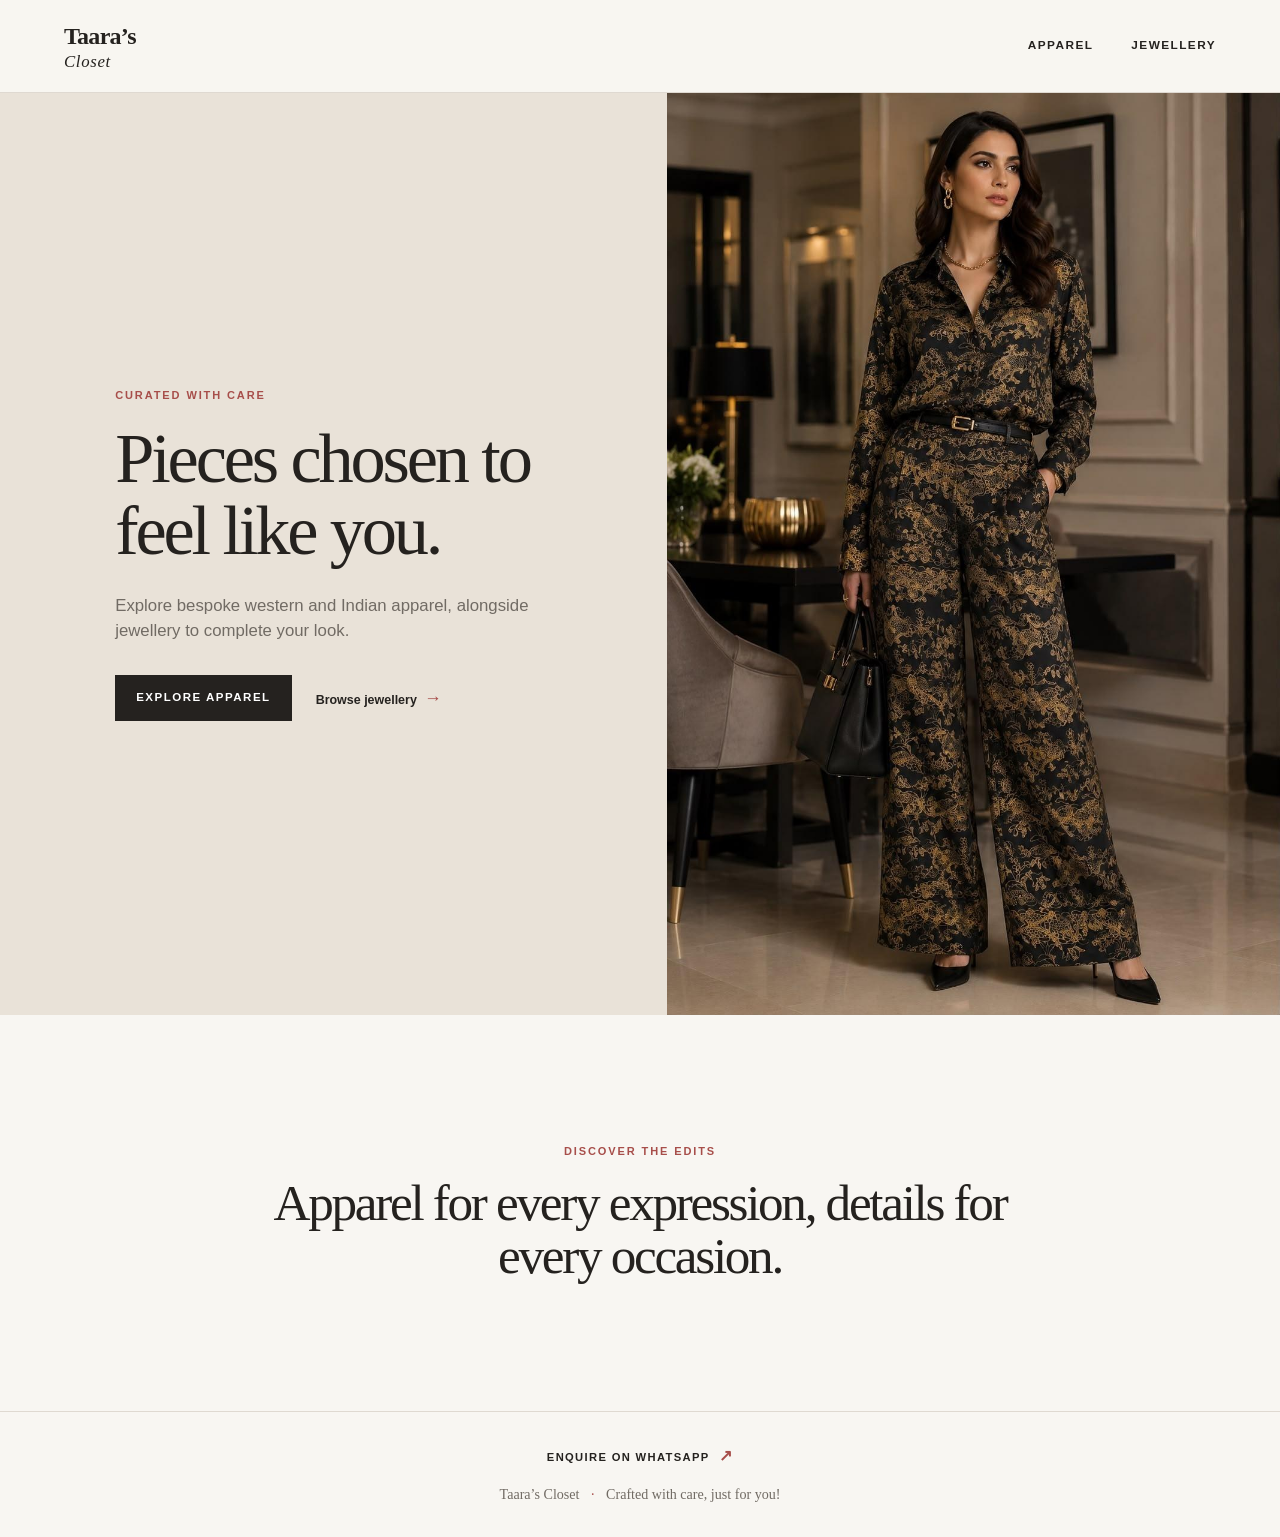
<file: index.html>
<!DOCTYPE html>
<html lang="en">
<head>
    <meta charset="UTF-8">
    <meta name="viewport" content="width=device-width, initial-scale=1.0">
    <meta name="description" content="Bespoke apparel and jewellery from Taara's Closet.">
    <title>Taara&rsquo;s Closet | Made for You</title>
    <link rel="stylesheet" href="css/style.css">
</head>
<body>
    <header class="site-header">
        <a class="brand" href="index.html">Taara&rsquo;s <span>Closet</span></a>
        <nav aria-label="Primary navigation">
            <a href="collection.html">Apparel</a>
            <a href="jewellery.html">Jewellery</a>
        </nav>
    </header>
    <main>
        <section class="hero">
            <div class="hero-copy">
                <p class="eyebrow">Curated with care</p>
                <h1>Pieces chosen to feel like you.</h1>
                <p class="intro">Explore bespoke western and Indian apparel, alongside jewellery to complete your look.</p>
                <div class="hero-actions"><a class="button button-dark" href="collection.html">Explore apparel</a><a class="text-link" href="jewellery.html">Browse jewellery <span aria-hidden="true">&rarr;</span></a></div>
            </div>
            <div class="hero-image"><img src="assets/apparel/western/western_18.jpg" alt="A floral western co-ord set"></div>
        </section>
        <section class="intro-section">
            <p class="eyebrow">Discover the edits</p>
            <h2>Apparel for every expression, details for every occasion.</h2>
        </section>
    </main>
    <footer><a class="whatsapp-link" href="https://wa.me/919310107705" target="_blank" rel="noopener noreferrer">Enquire on WhatsApp <span aria-hidden="true">&nearr;</span></a><p>Taara&rsquo;s Closet <span>&middot;</span> Crafted with care, just for you!</p></footer>
</body>
</html>
</file>
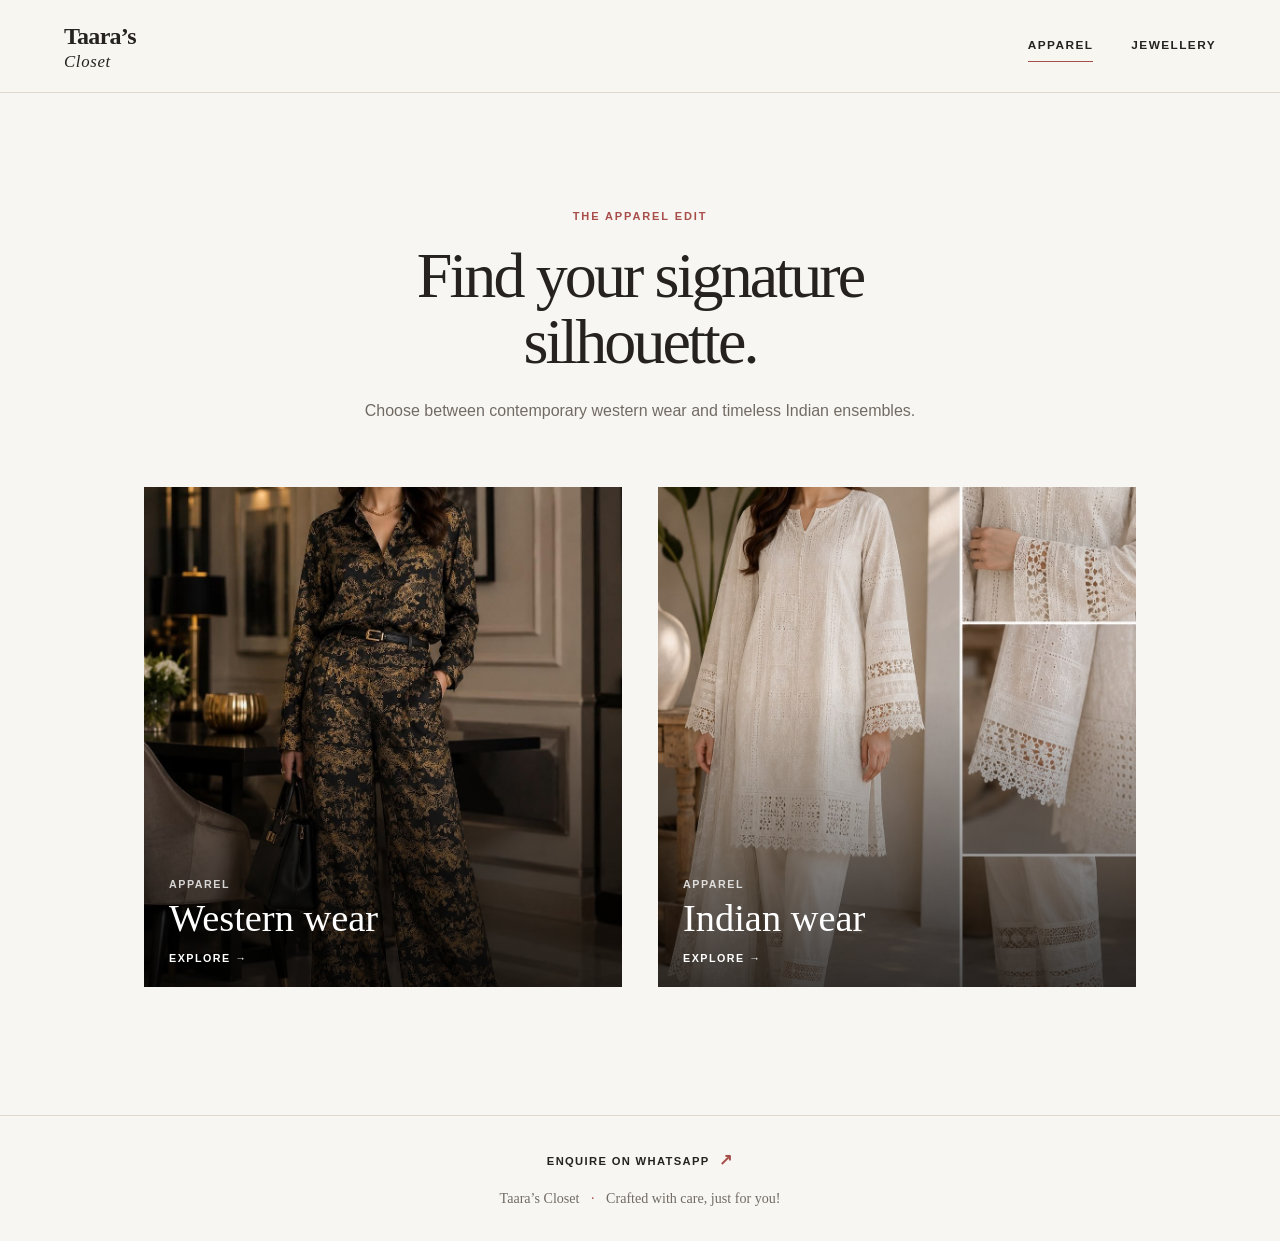
<file: collection.html>
<!DOCTYPE html>
<html lang="en">
<head><meta charset="UTF-8"><meta name="viewport" content="width=device-width, initial-scale=1.0"><meta name="description" content="Browse apparel at Taara's Closet."><title>Apparel | Taara&rsquo;s Closet</title><link rel="stylesheet" href="css/style.css"></head>
<body>
    <header class="site-header"><a class="brand" href="index.html">Taara&rsquo;s <span>Closet</span></a><nav aria-label="Primary navigation"><a class="active" href="collection.html" aria-current="page">Apparel</a><a href="jewellery.html">Jewellery</a></nav></header>
    <main>
        <section class="page-heading"><p class="eyebrow">The apparel edit</p><h1>Find your signature silhouette.</h1><p>Choose between contemporary western wear and timeless Indian ensembles.</p></section>
        <section class="category-grid" aria-label="Apparel categories">
            <a class="category-card" href="western.html"><img src="assets/apparel/western/western_18.jpg" alt="Western wear collection"><span><small>Apparel</small>Western wear <b>Explore &rarr;</b></span></a>
            <a class="category-card" href="indian.html"><img src="assets/apparel/indian/indian_01.jpg" alt="Indian wear collection"><span><small>Apparel</small>Indian wear <b>Explore &rarr;</b></span></a>
        </section>
    </main>
    <footer><a class="whatsapp-link" href="https://wa.me/919310107705" target="_blank" rel="noopener noreferrer">Enquire on WhatsApp <span aria-hidden="true">&nearr;</span></a><p>Taara&rsquo;s Closet <span>&middot;</span> Crafted with care, just for you!</p></footer>
</body>
</html>
</file>
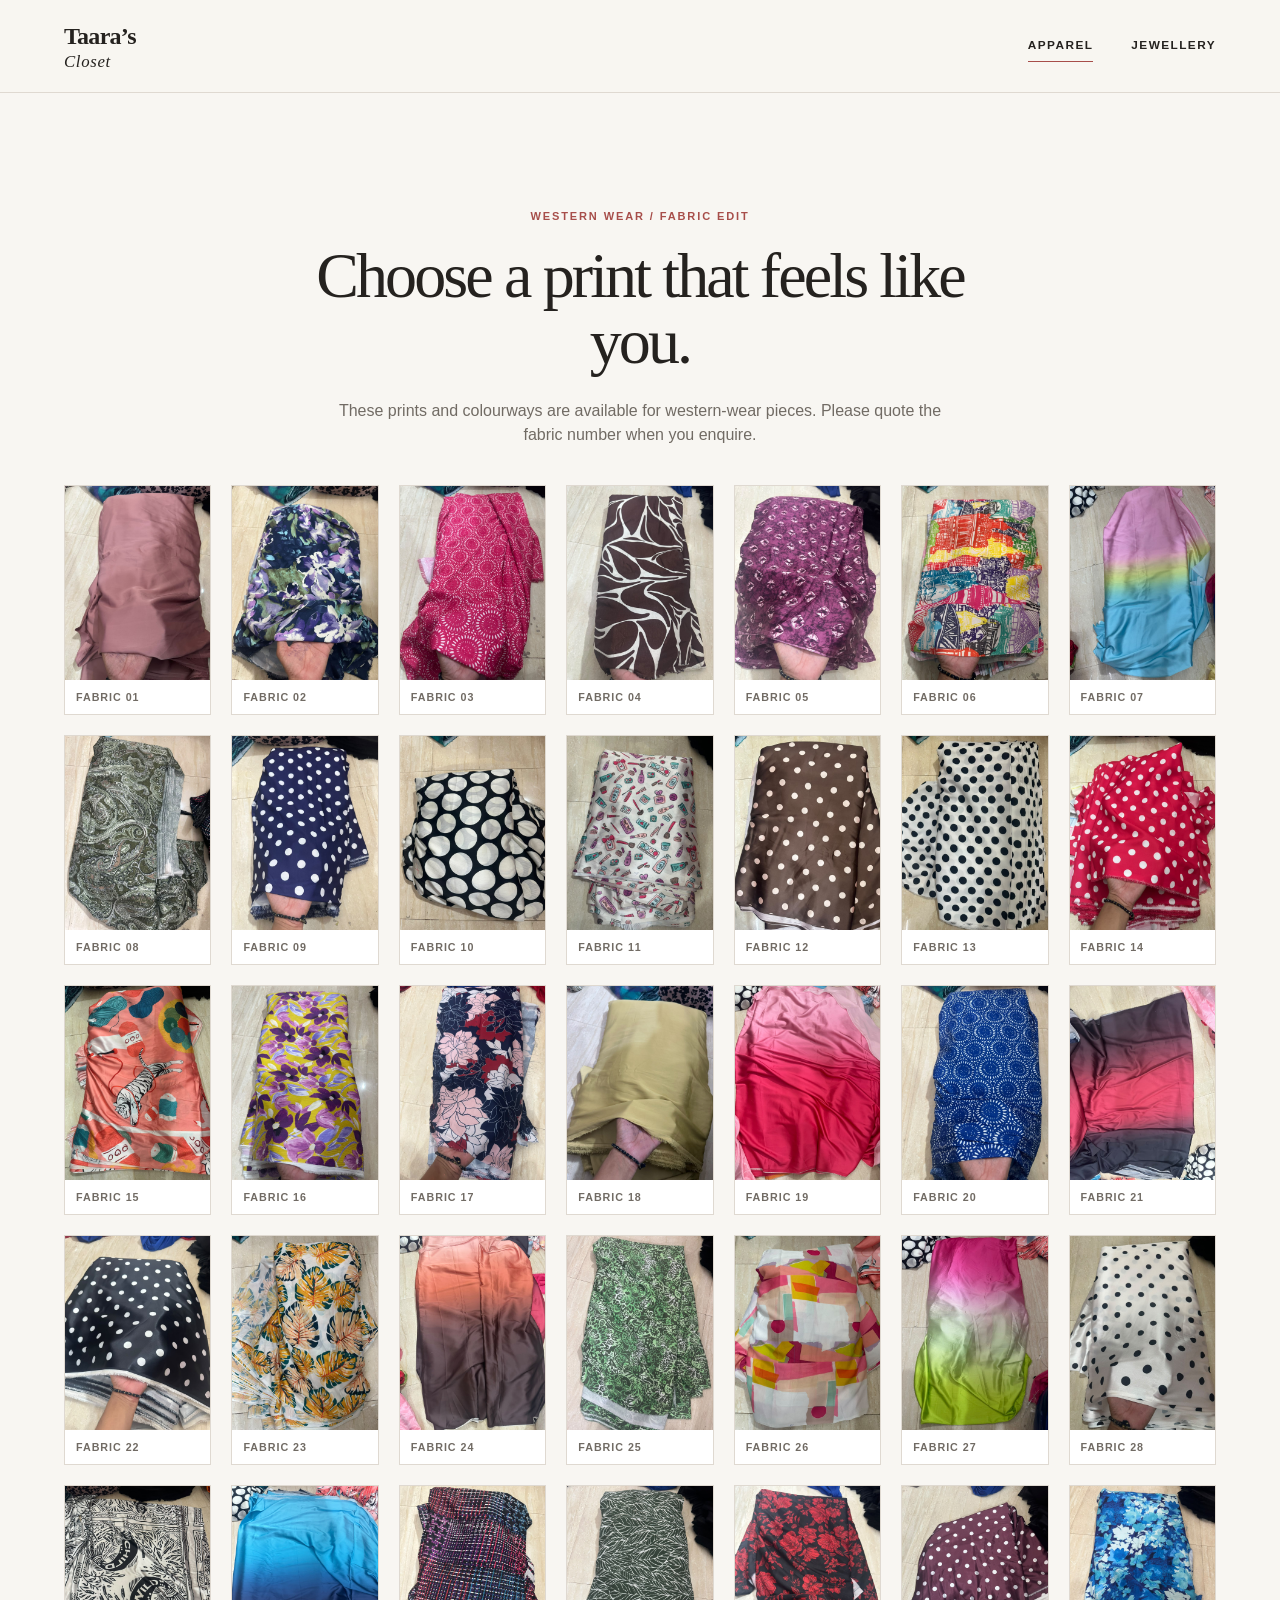
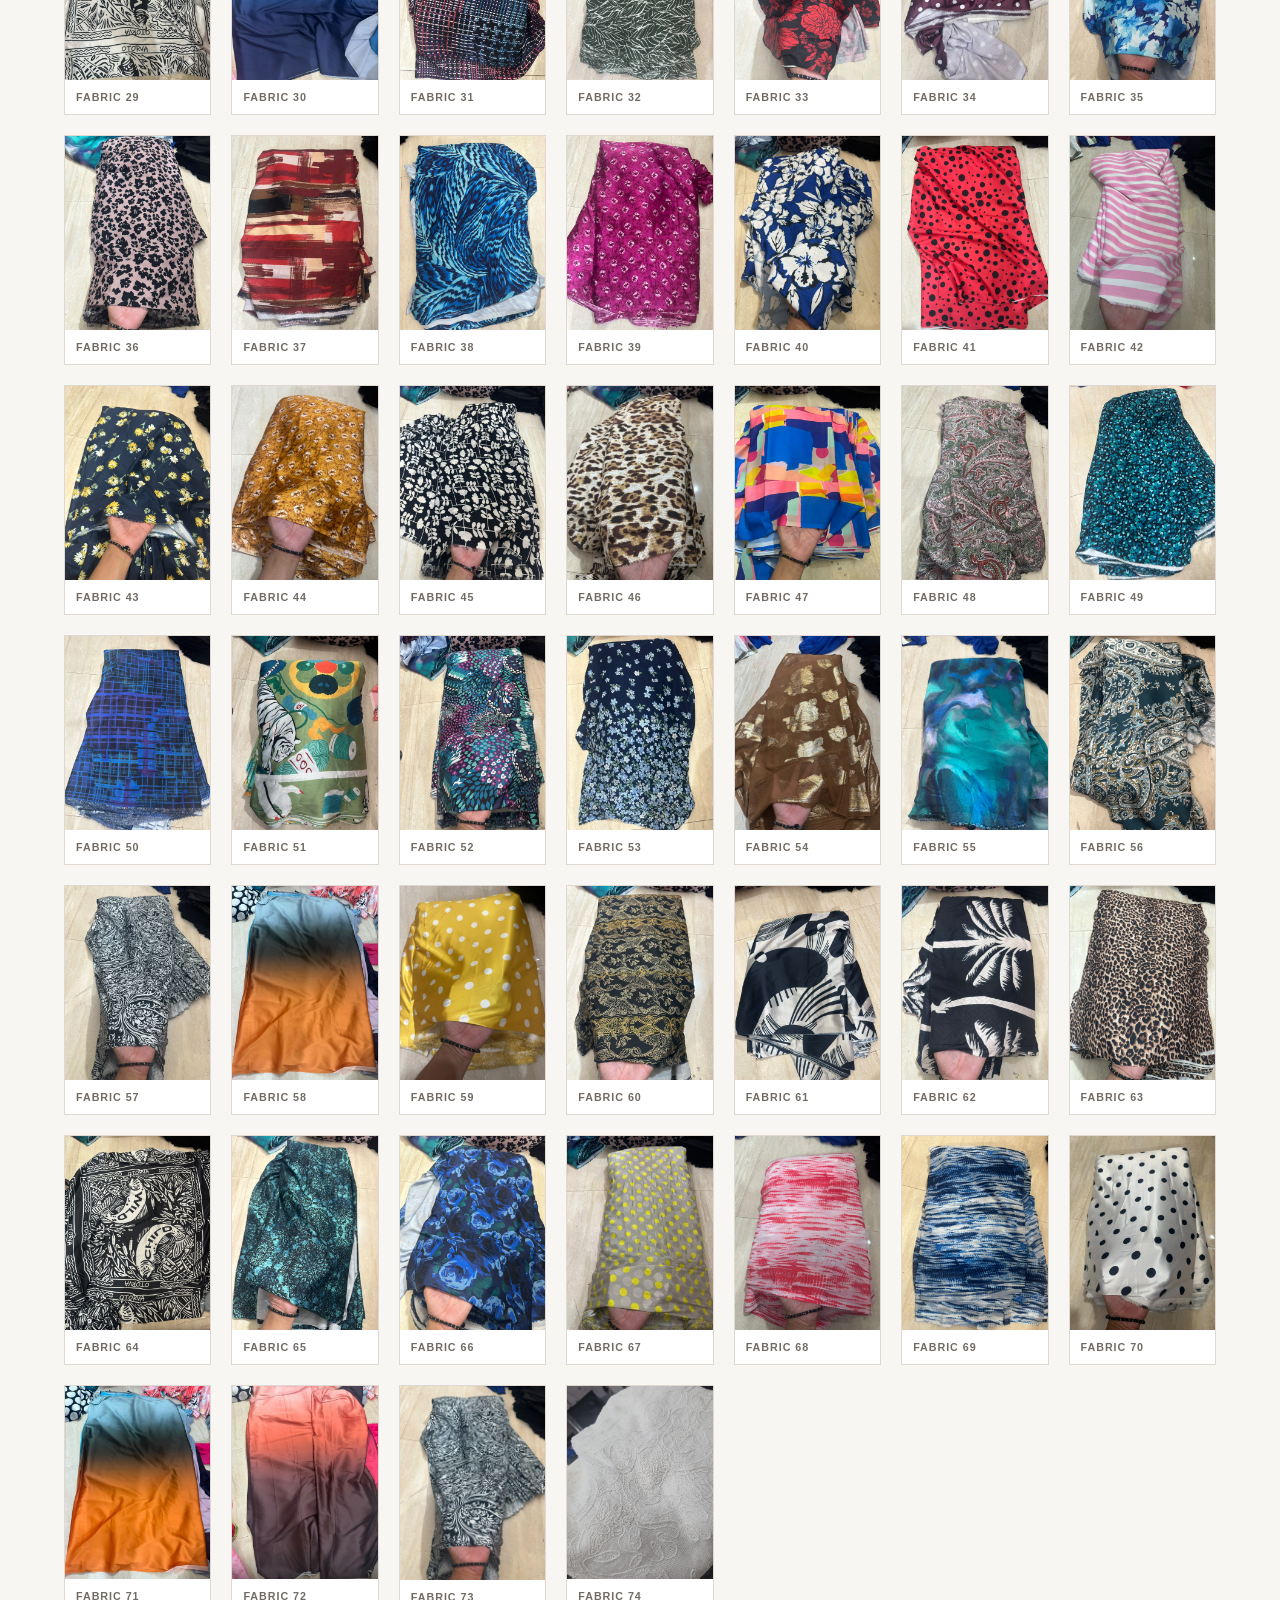
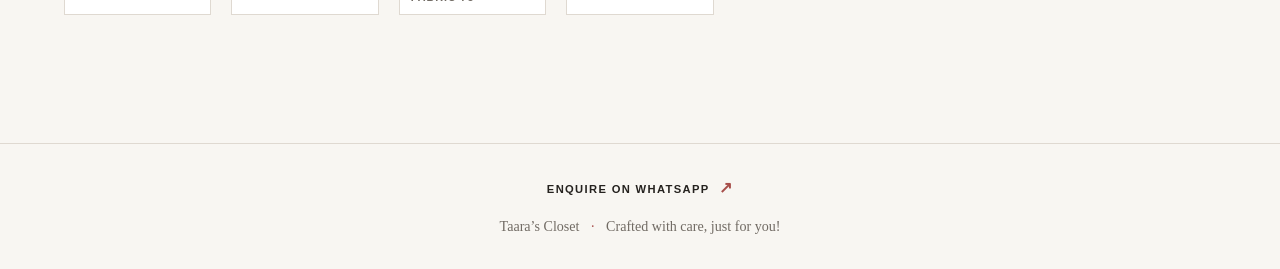
<file: fabrics.html>
<!DOCTYPE html>
<html lang="en">
<head><meta charset="UTF-8"><meta name="viewport" content="width=device-width, initial-scale=1.0"><meta name="description" content="Browse western-wear fabrics at Taara's Closet."><title>Fabric Edit | Taara&rsquo;s Closet</title><link rel="stylesheet" href="css/style.css"></head>
<body>
    <header class="site-header"><a class="brand" href="index.html">Taara&rsquo;s <span>Closet</span></a><nav aria-label="Primary navigation"><a class="active" href="collection.html">Apparel</a><a href="jewellery.html">Jewellery</a></nav></header>
    <main><section class="page-heading fabric-heading"><p class="eyebrow">Western wear / Fabric edit</p><h1>Choose a print that feels like you.</h1><p>These prints and colourways are available for western-wear pieces. Please quote the fabric number when you enquire.</p></section><section class="fabric-grid" aria-label="Western wear fabric options"></section></main>
    <footer><a class="whatsapp-link" href="https://wa.me/919310107705" target="_blank" rel="noopener noreferrer">Enquire on WhatsApp <span aria-hidden="true">&nearr;</span></a><p>Taara&rsquo;s Closet <span>&middot;</span> Crafted with care, just for you!</p></footer>
    <script>const fabricGrid=document.querySelector('.fabric-grid');for(let i=1;i<=74;i++){const n=String(i).padStart(2,'0');const item=document.createElement('article');item.className='fabric-card';item.innerHTML=`<img src="assets/apparel/western/fabrics/fabric_${n}.jpg" alt="Western-wear fabric option ${n}" loading="lazy"><p>Fabric ${n}</p>`;fabricGrid.appendChild(item);}</script><script src="js/gallery-preview.js"></script>
</body>
</html>
</file>
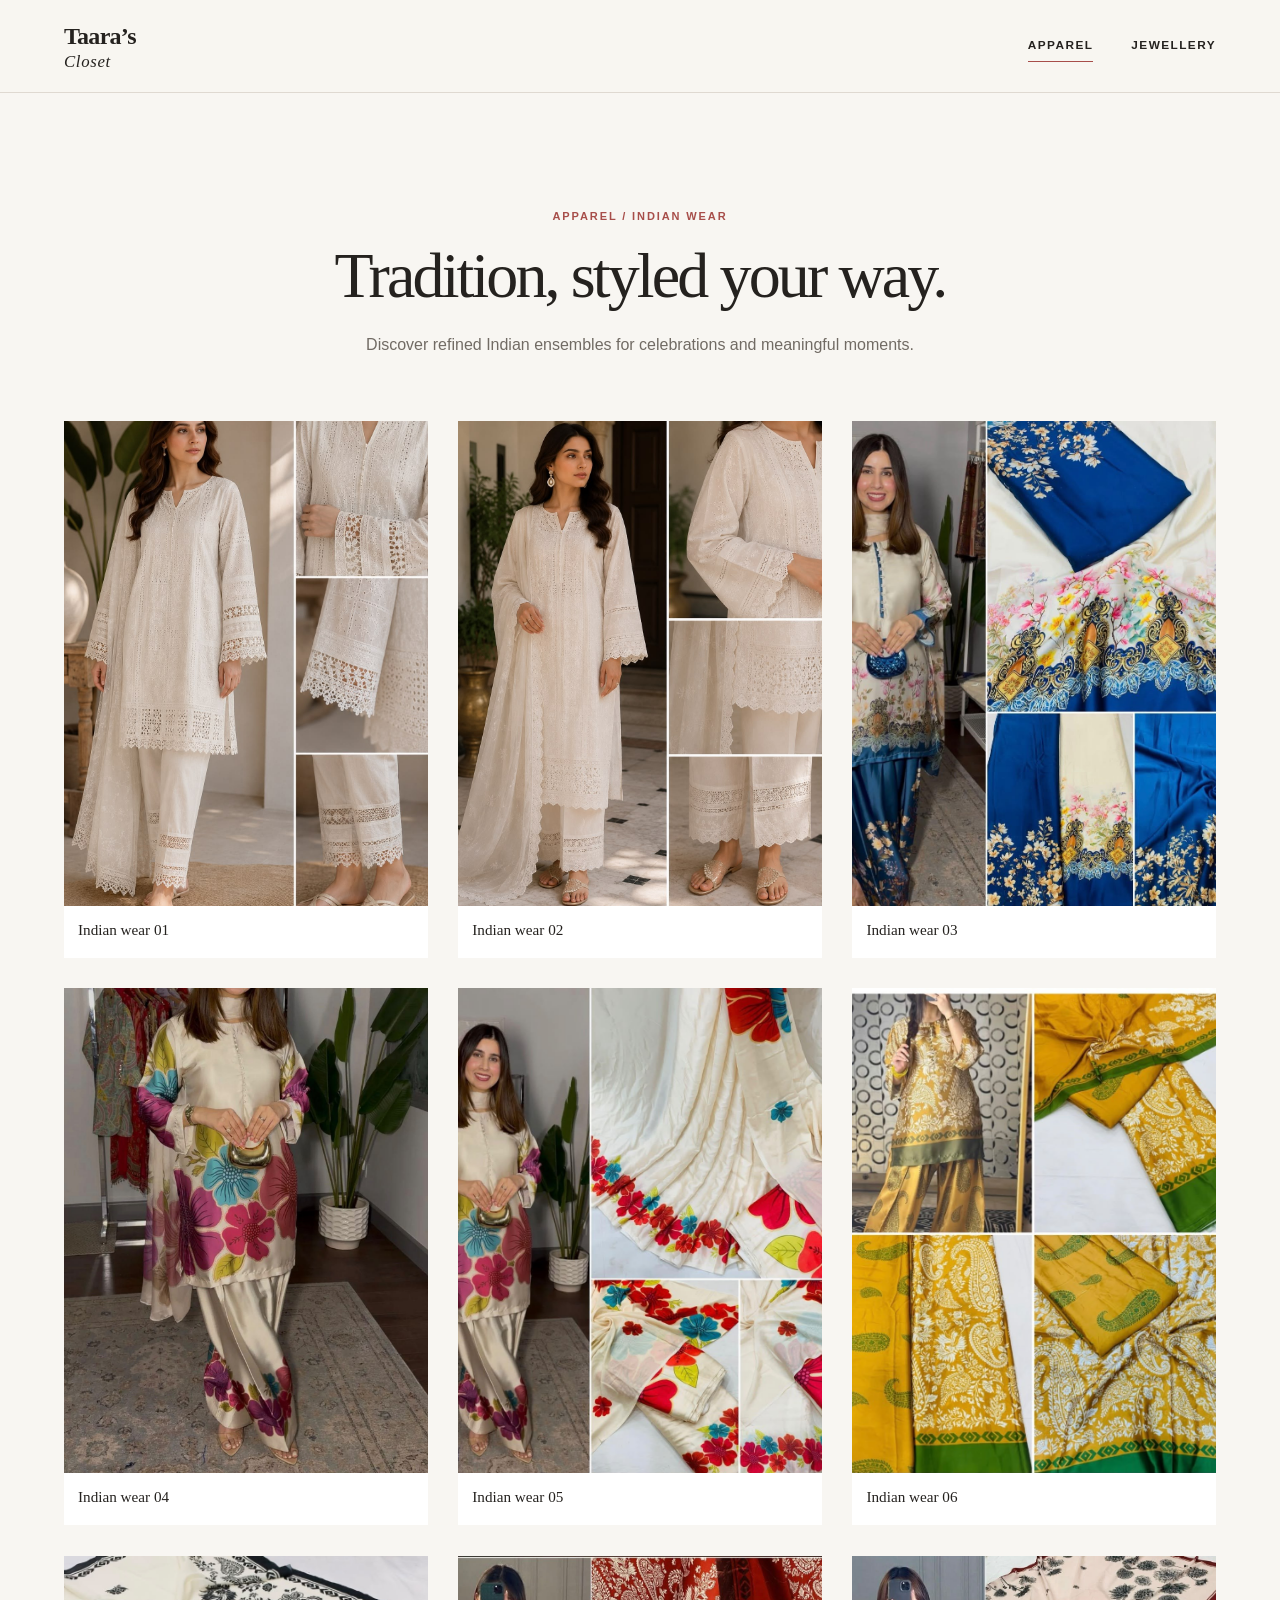
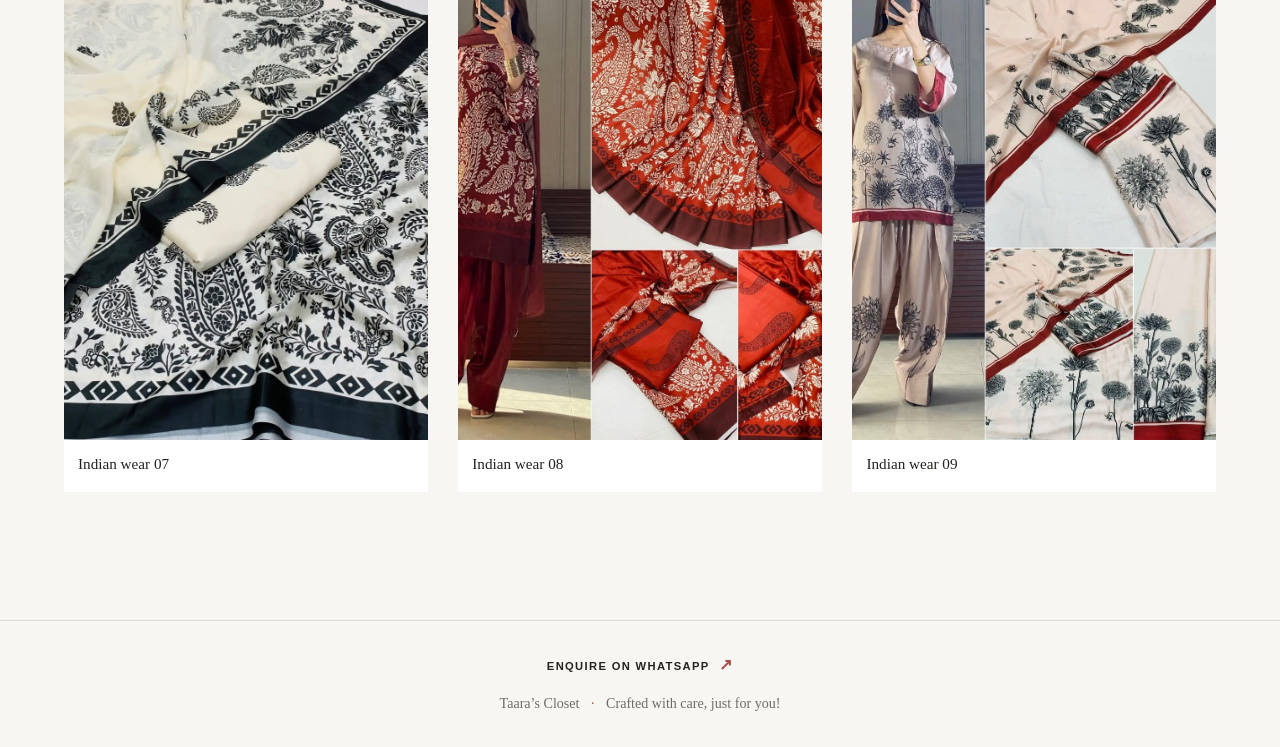
<file: indian.html>
<!DOCTYPE html>
<html lang="en">
<head><meta charset="UTF-8"><meta name="viewport" content="width=device-width, initial-scale=1.0"><meta name="description" content="Browse Indian wear at Taara's Closet."><title>Indian Wear | Taara&rsquo;s Closet</title><link rel="stylesheet" href="css/style.css"></head>
<body>
    <header class="site-header"><a class="brand" href="index.html">Taara&rsquo;s <span>Closet</span></a><nav aria-label="Primary navigation"><a class="active" href="collection.html">Apparel</a><a href="jewellery.html">Jewellery</a></nav></header>
    <main><section class="page-heading"><p class="eyebrow">Apparel / Indian wear</p><h1>Tradition, styled your way.</h1><p>Discover refined Indian ensembles for celebrations and meaningful moments.</p></section><section class="gallery" aria-label="Indian wear collection"></section></main>
    <footer><a class="whatsapp-link" href="https://wa.me/919310107705" target="_blank" rel="noopener noreferrer">Enquire on WhatsApp <span aria-hidden="true">&nearr;</span></a><p>Taara&rsquo;s Closet <span>&middot;</span> Crafted with care, just for you!</p></footer>
    <script>const gallery=document.querySelector('.gallery');for(let i=1;i<=9;i++){const n=String(i).padStart(2,'0');const card=document.createElement('article');card.className='gallery-item';card.innerHTML=`<img src="assets/apparel/indian/indian_${n}.jpg" alt="Indian wear design ${n}" loading="lazy"><p>Indian wear ${n}</p>`;gallery.appendChild(card);}</script><script src="js/gallery-preview.js"></script>
</body>
</html>
</file>
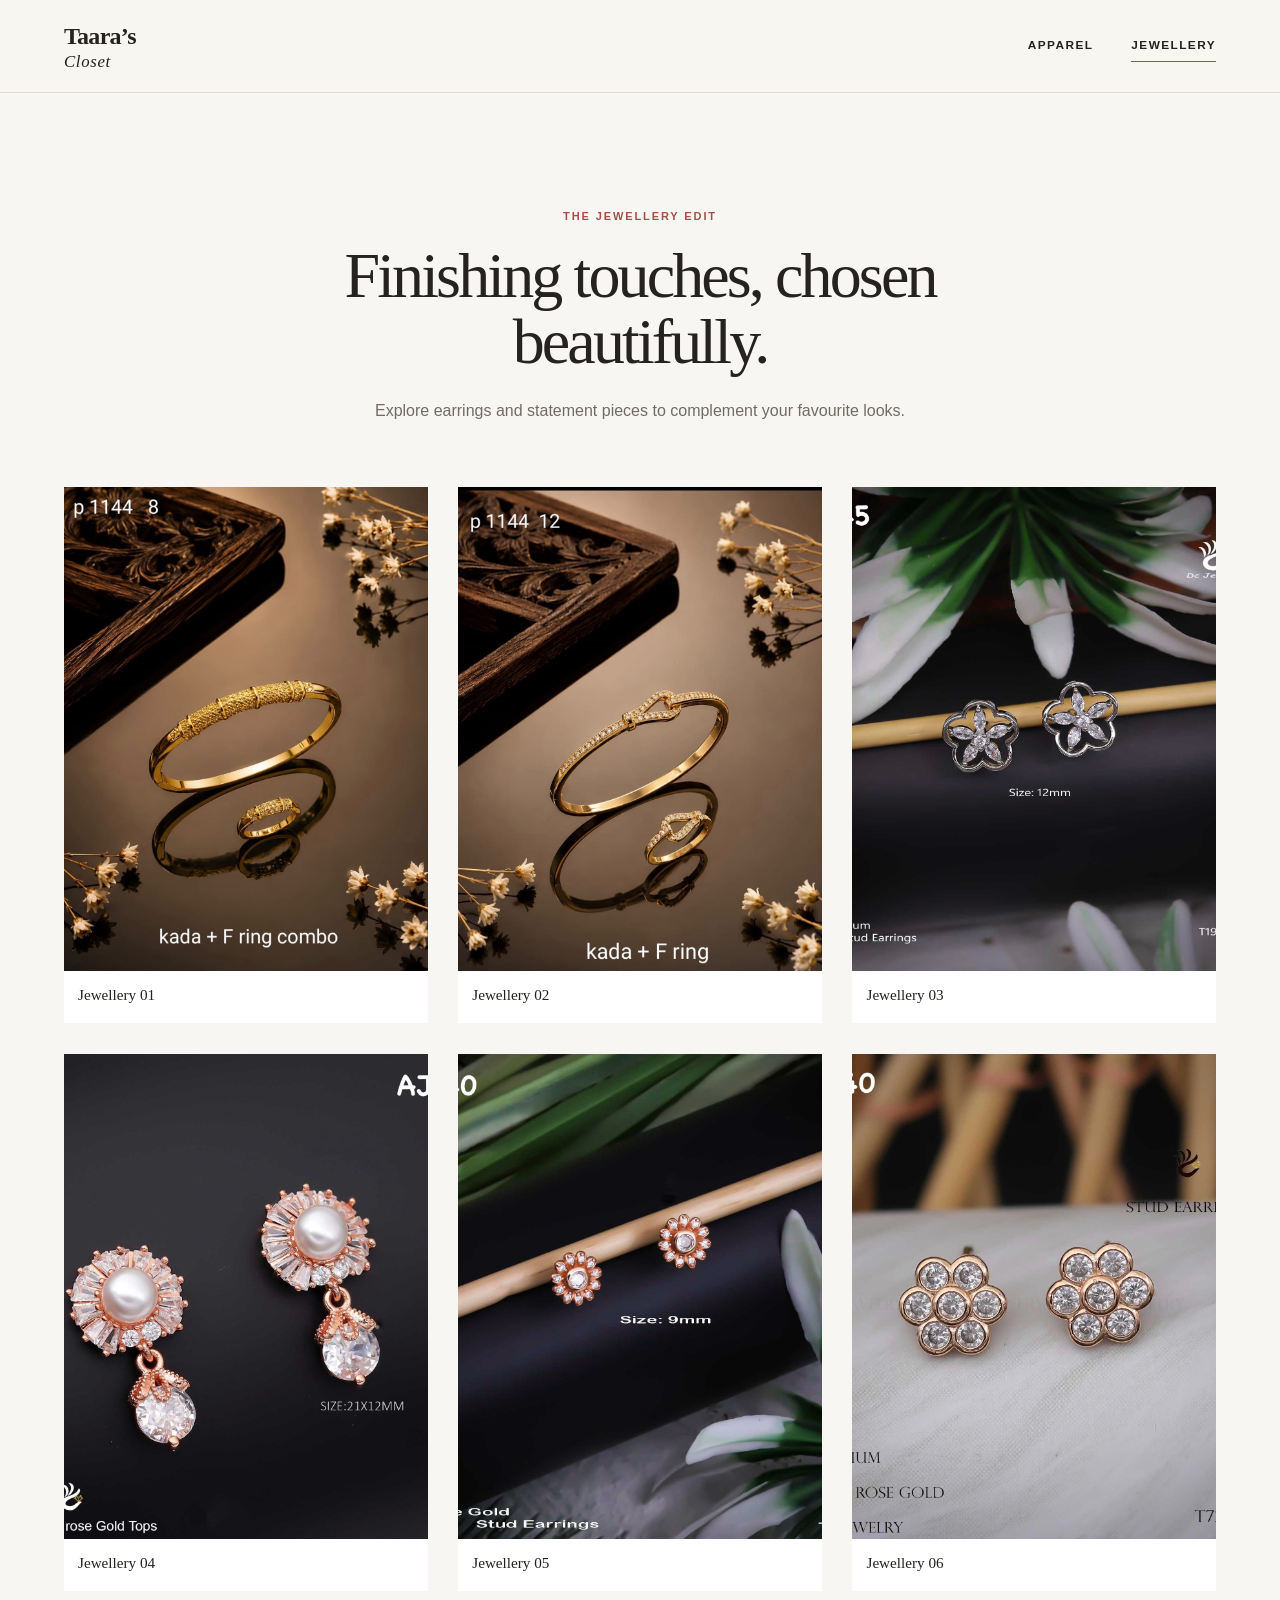
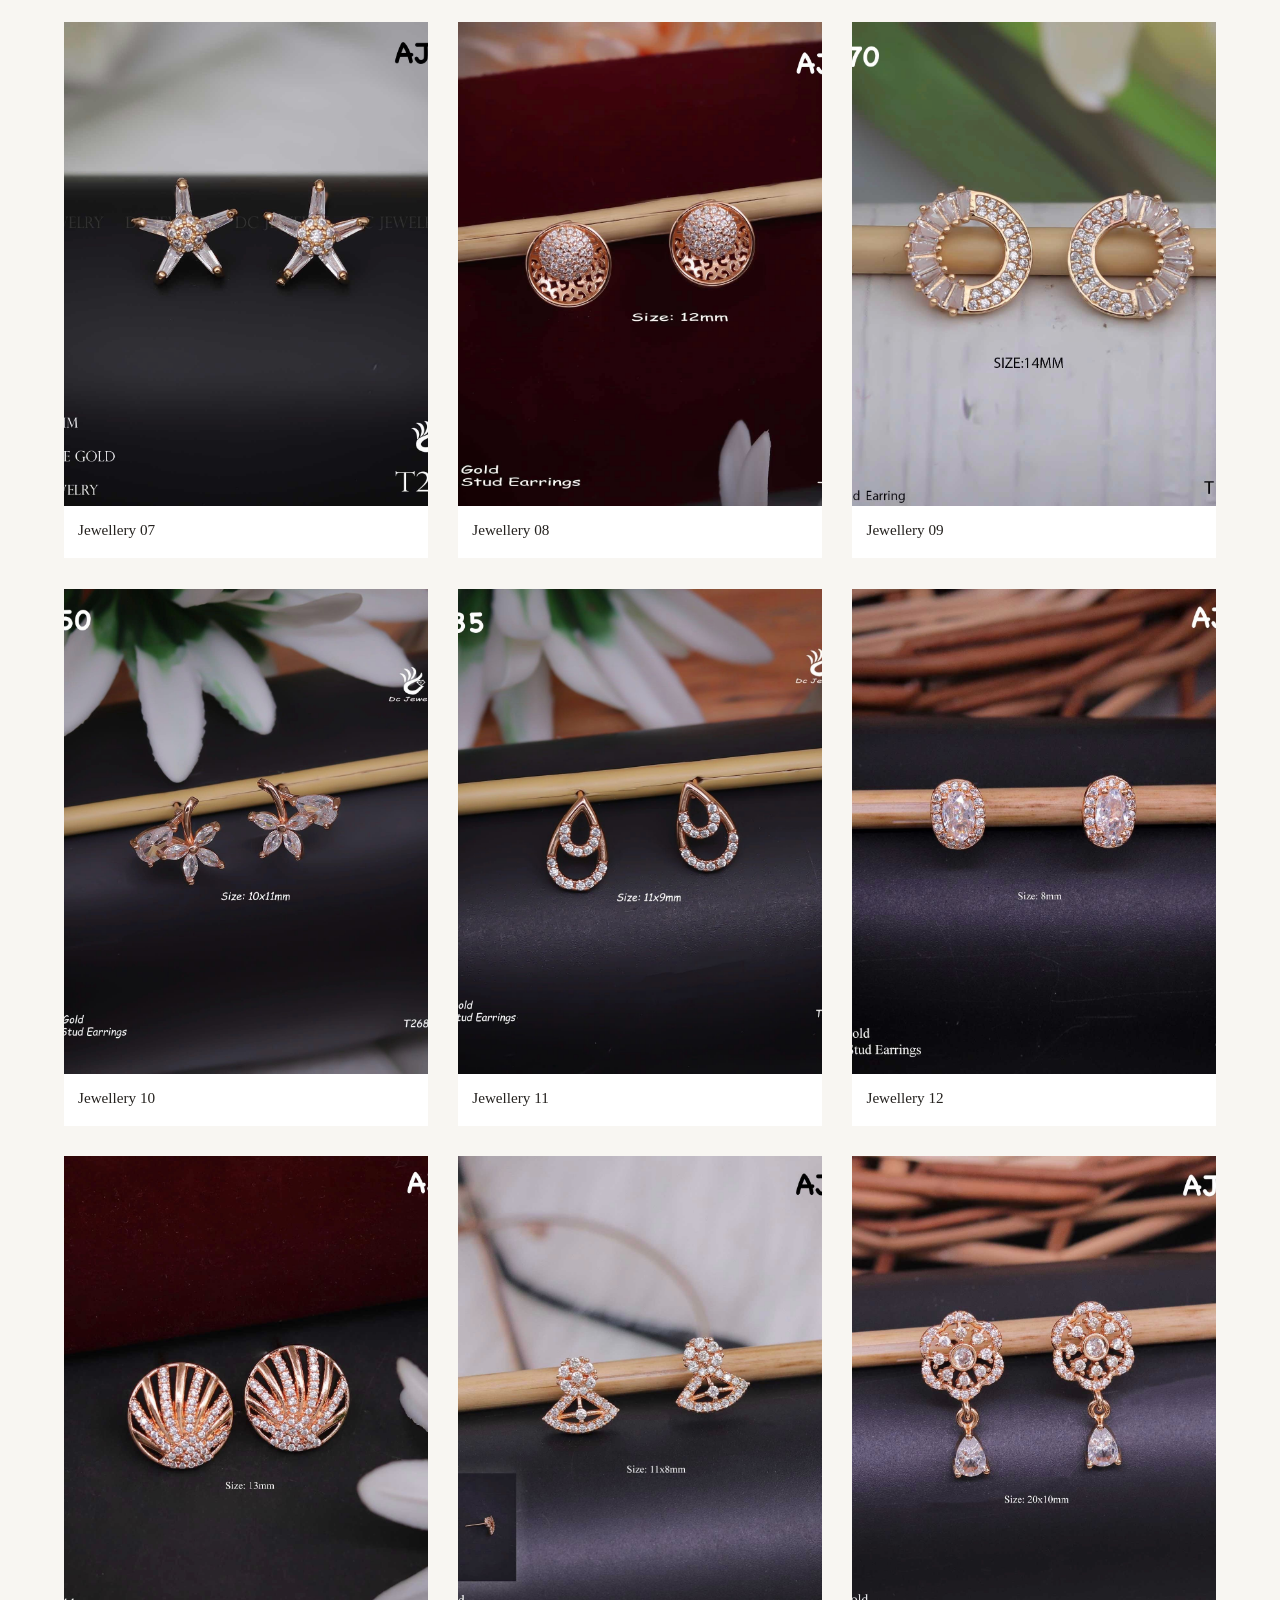
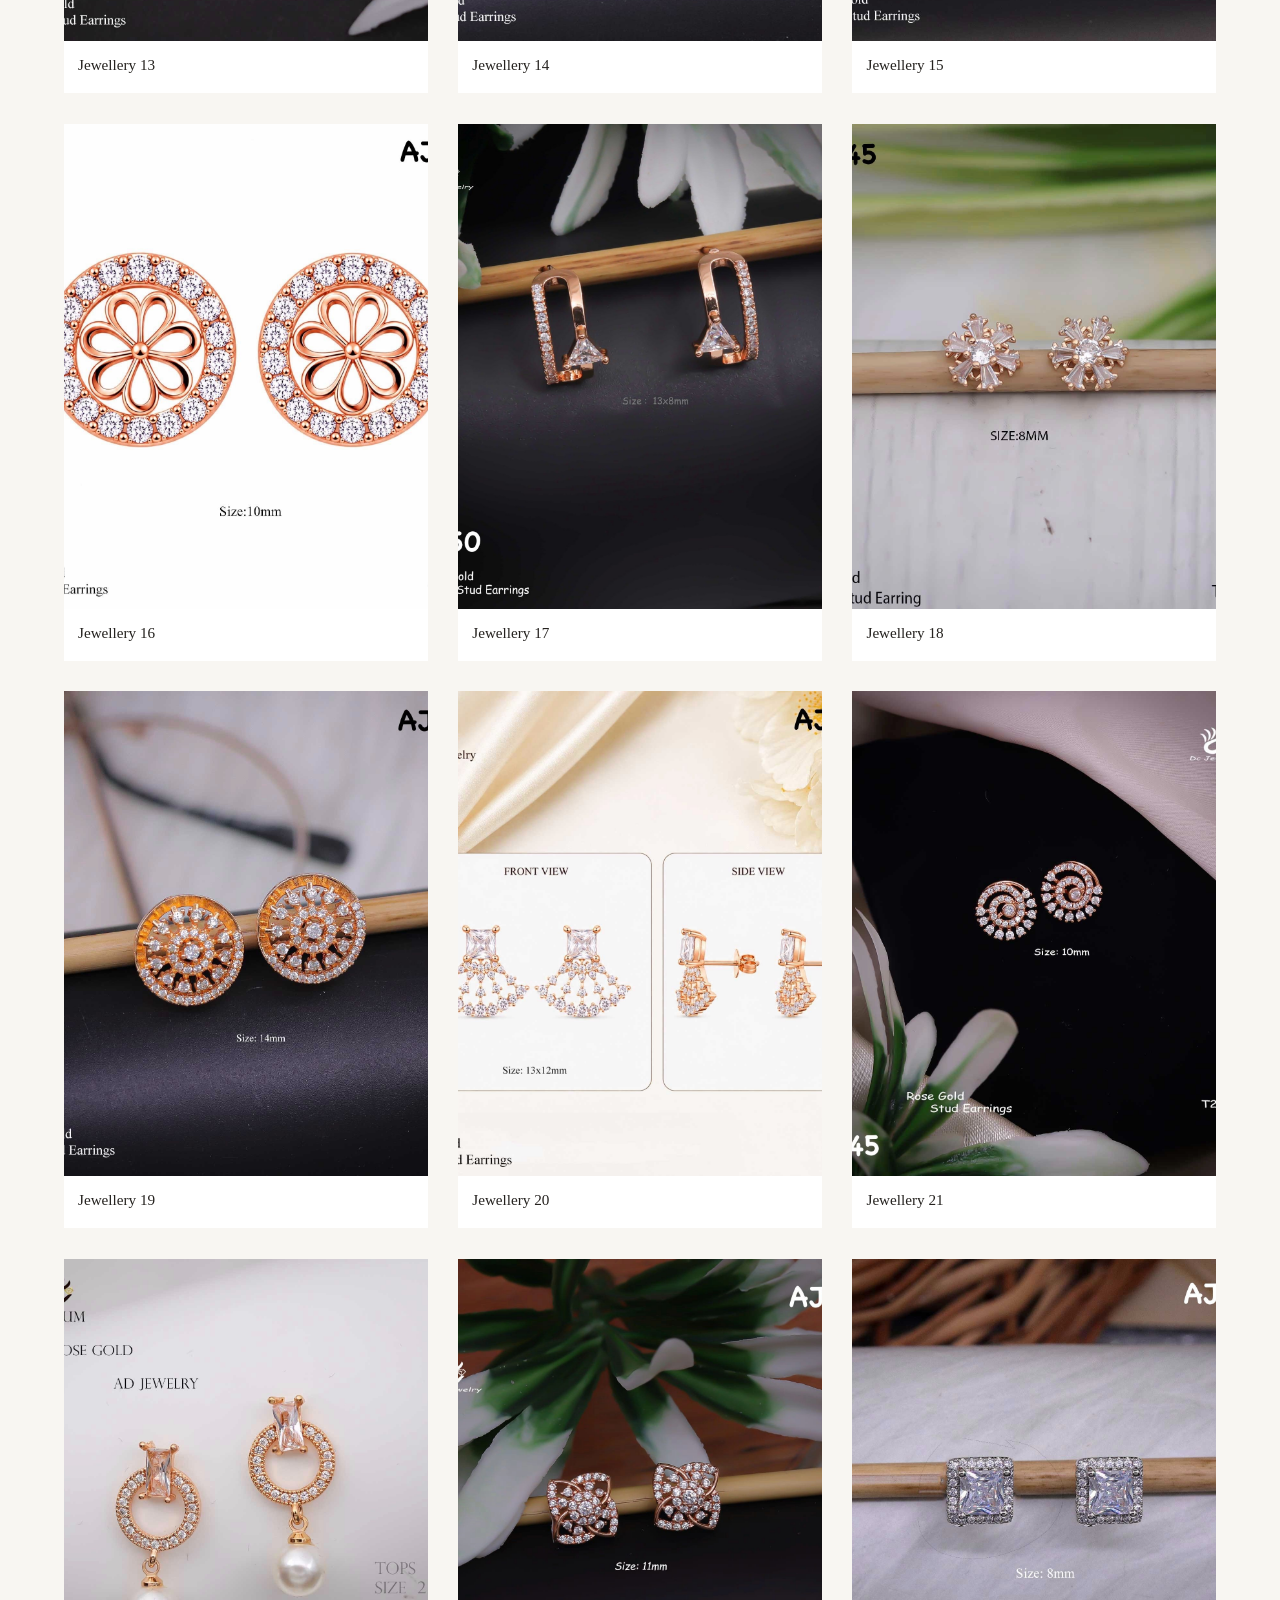
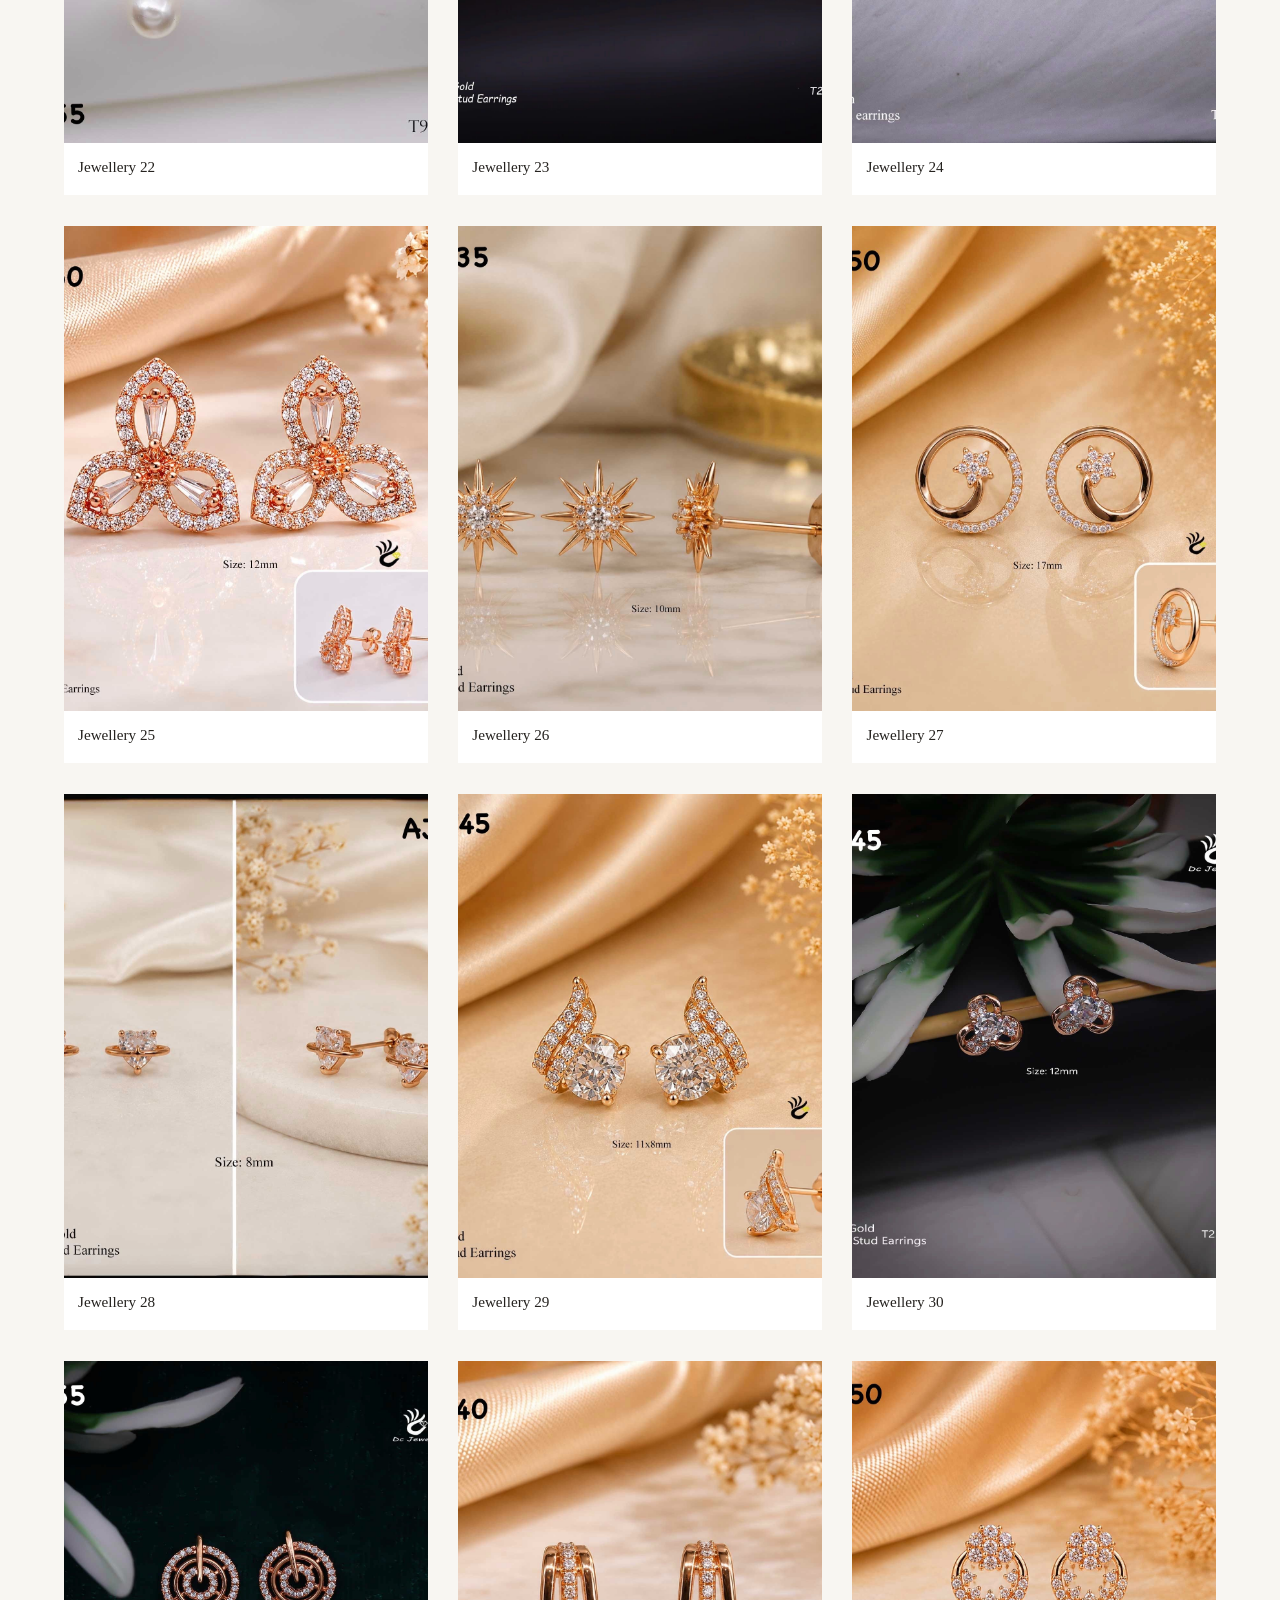
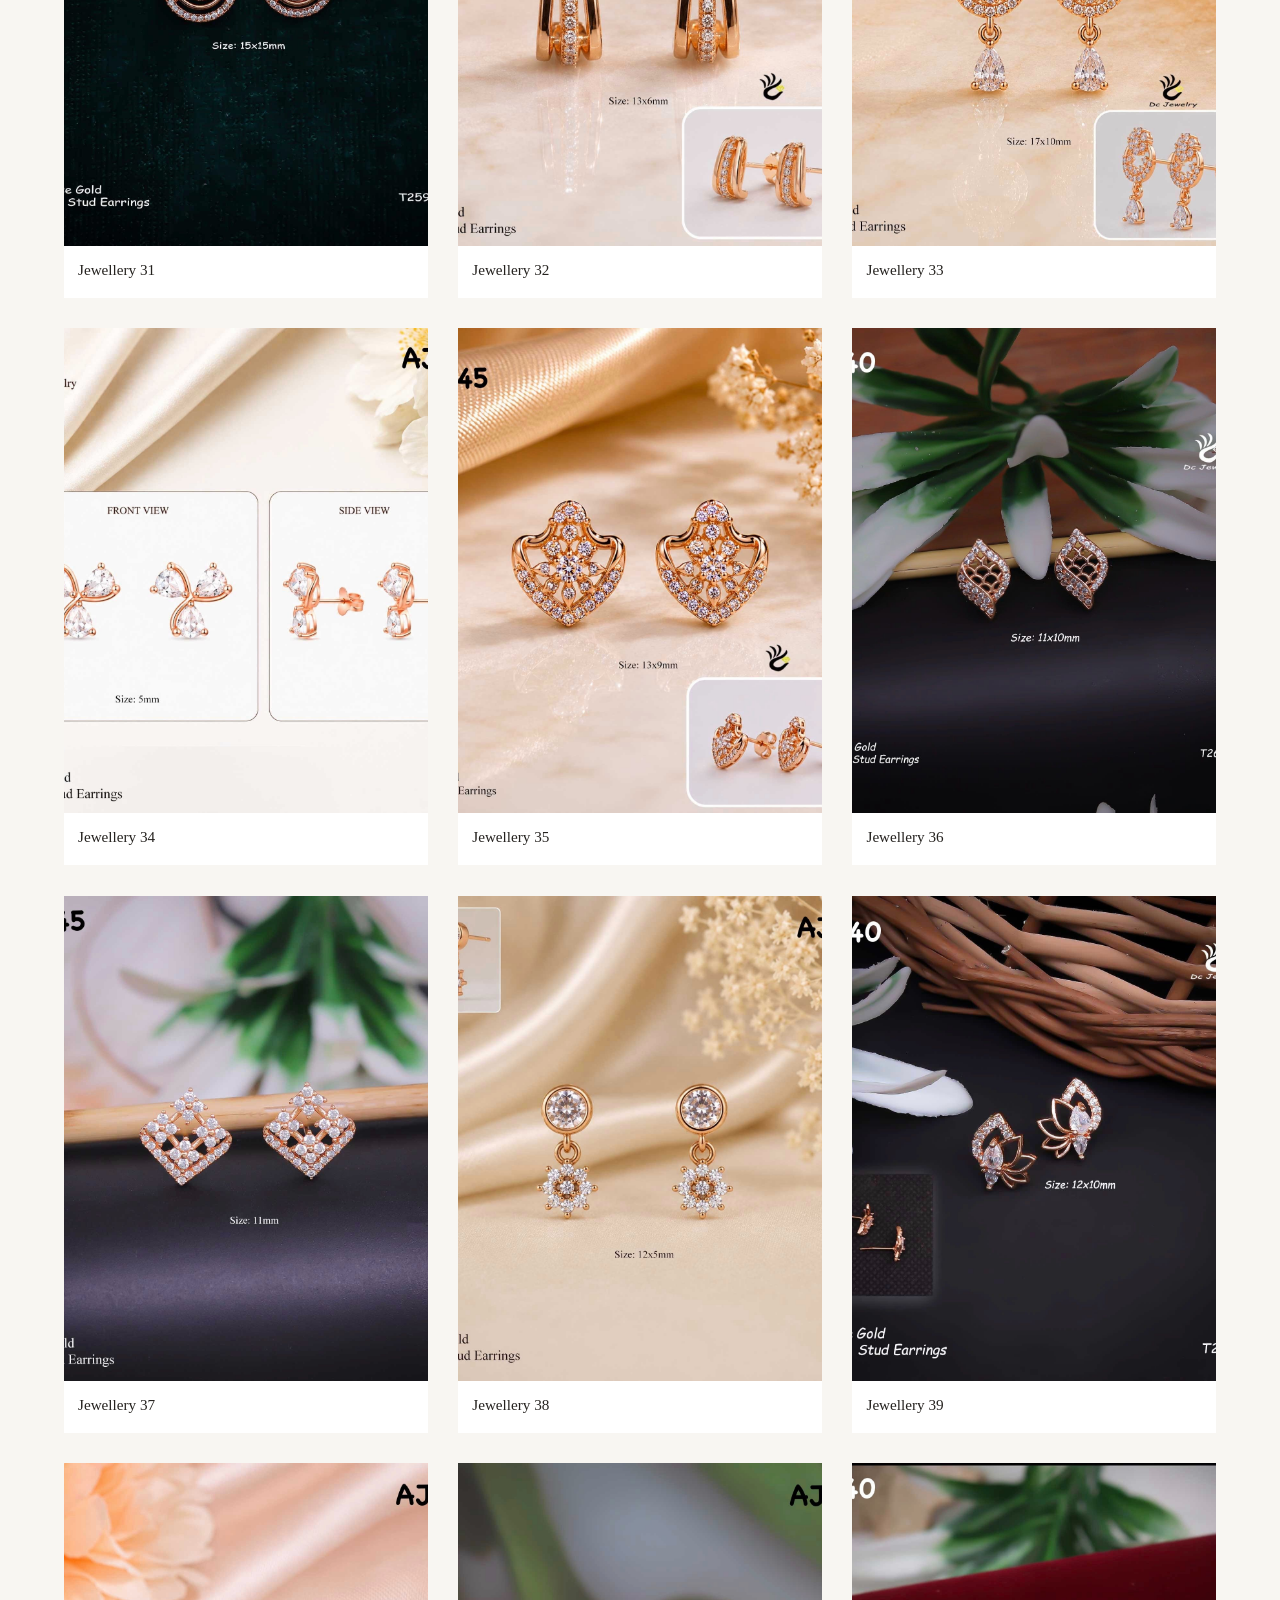
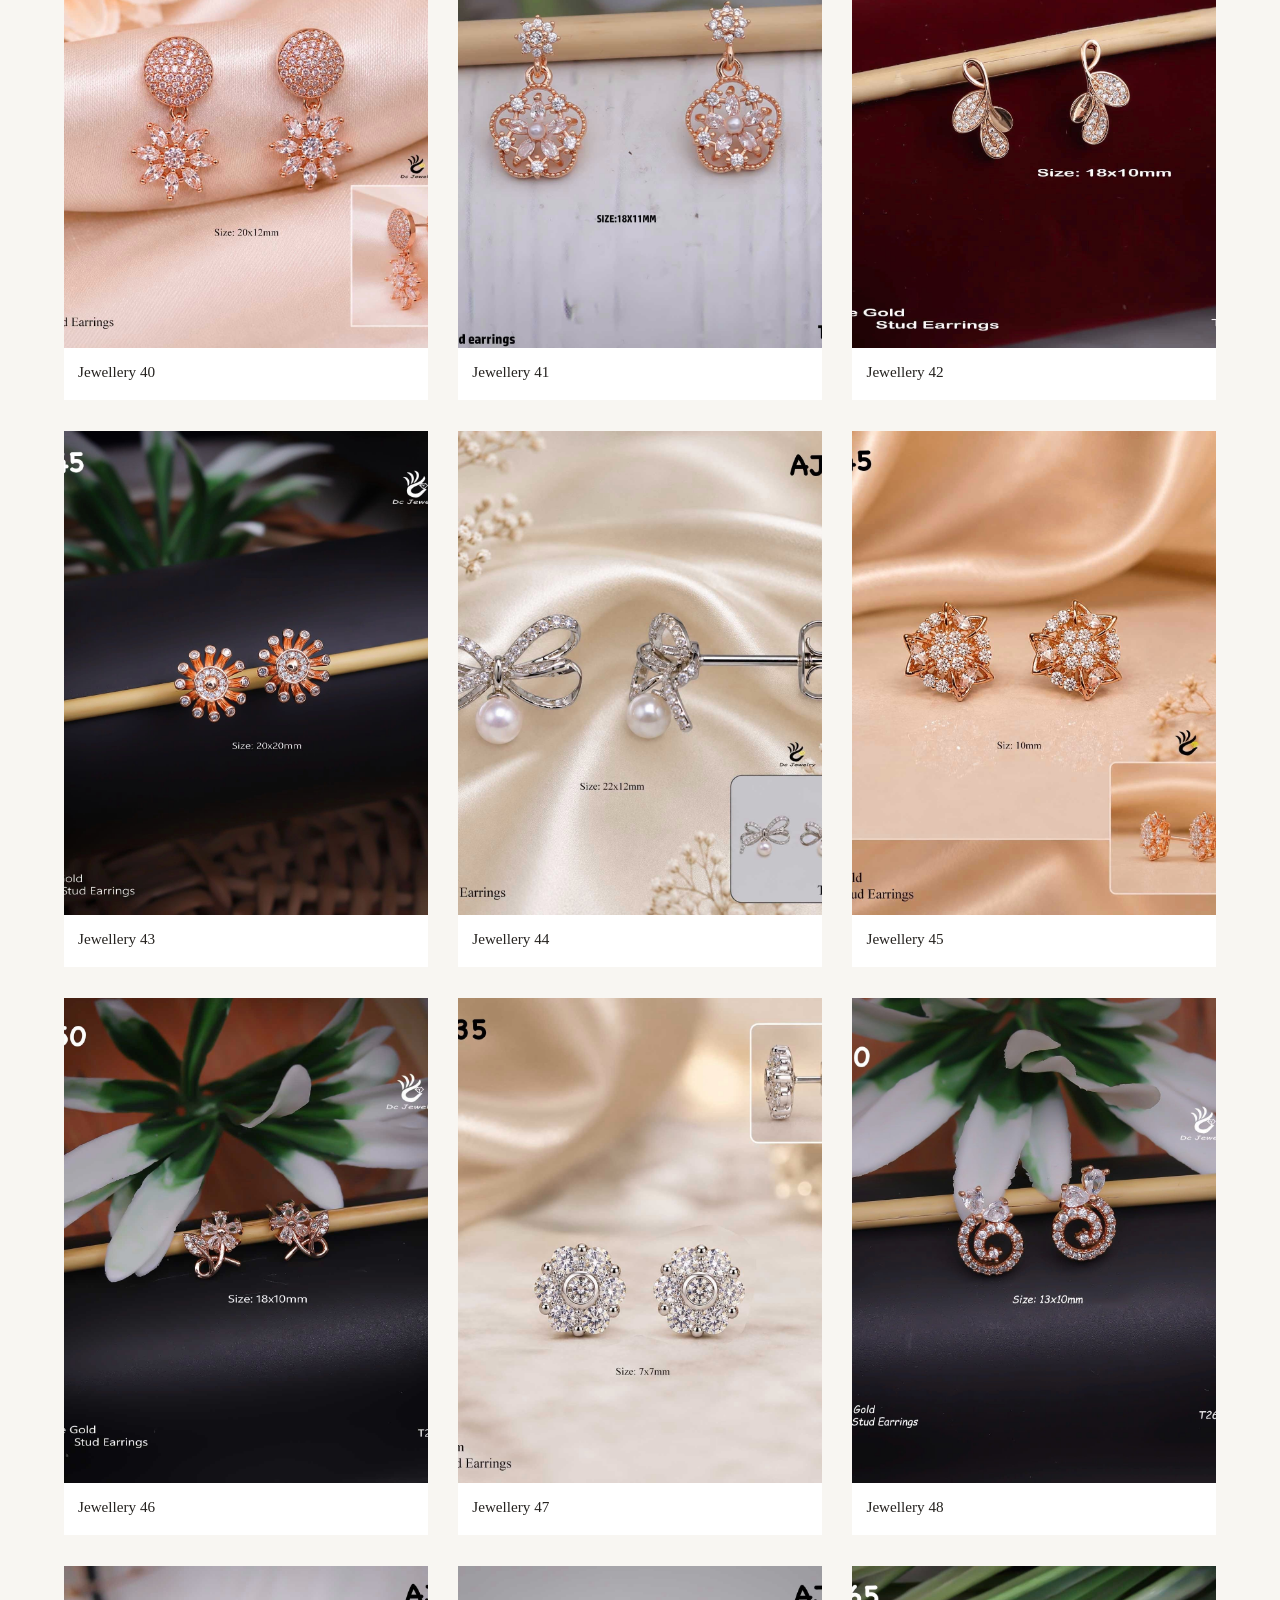
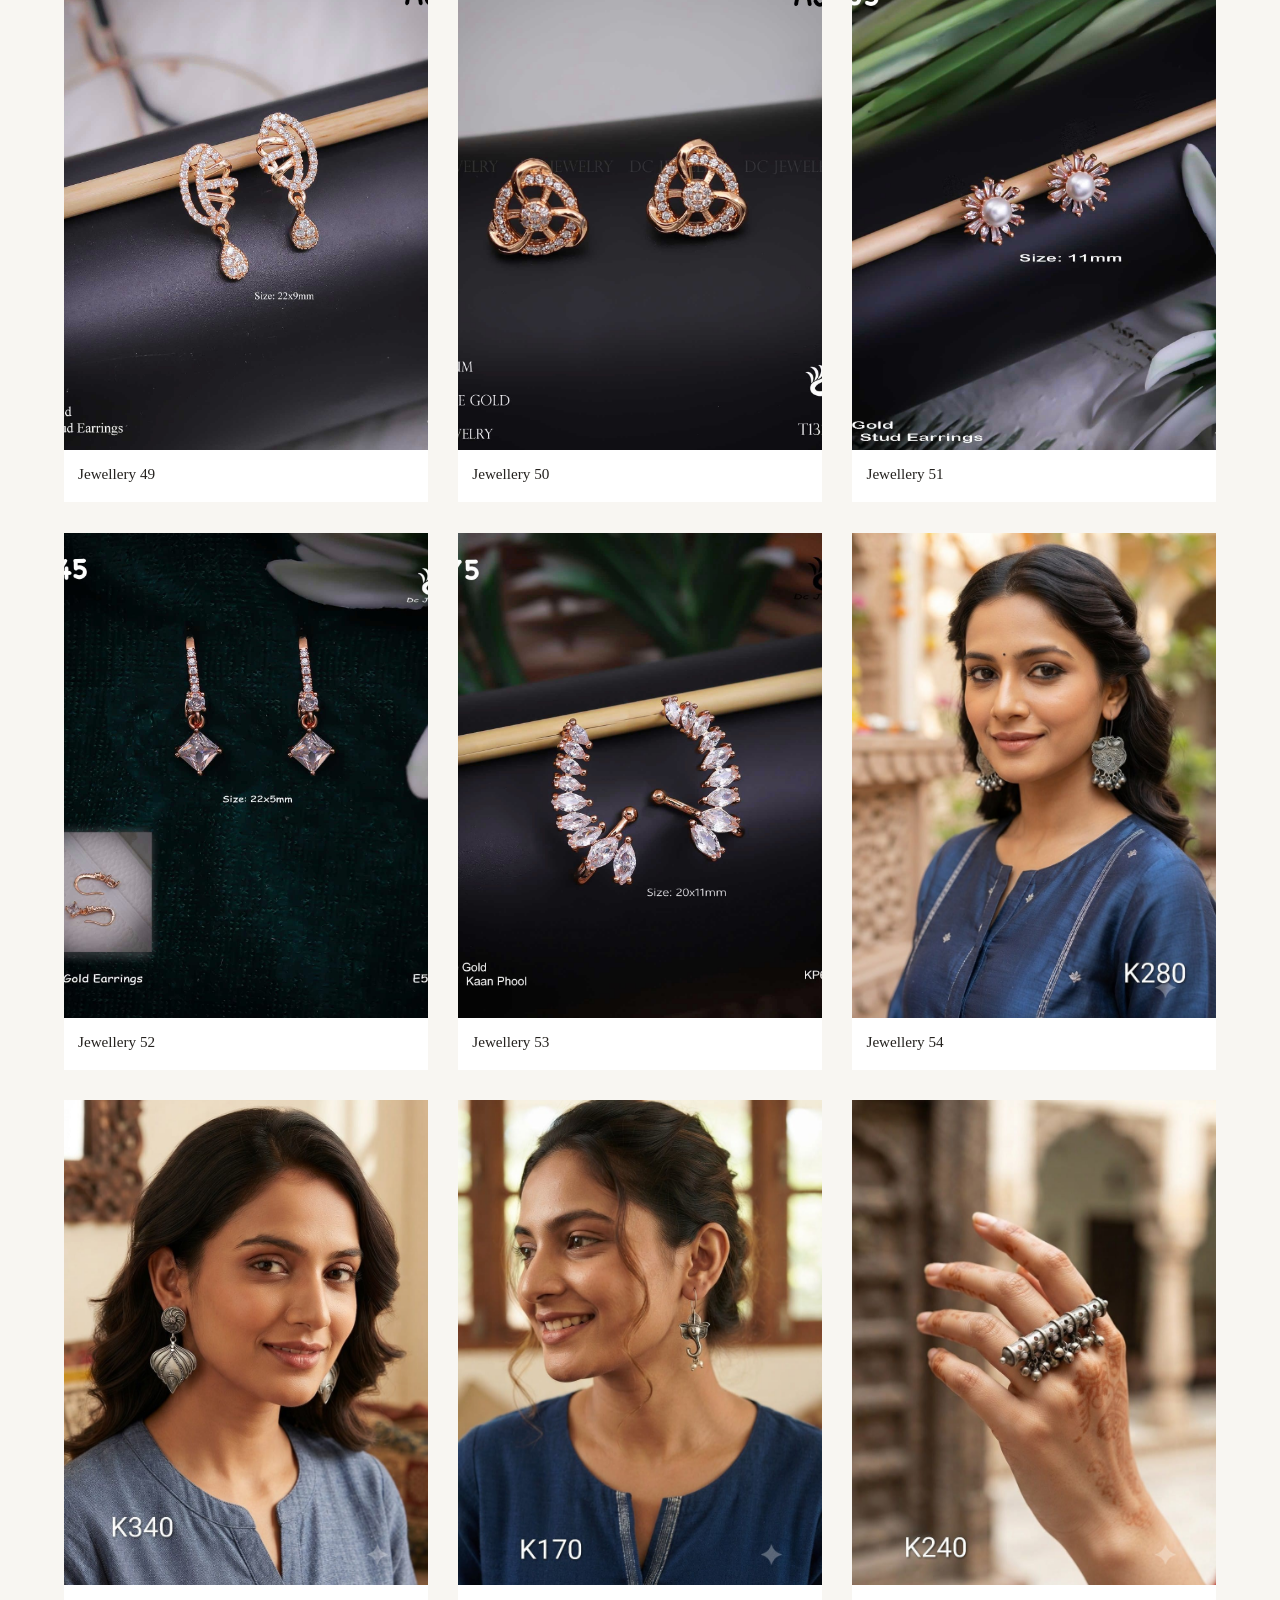
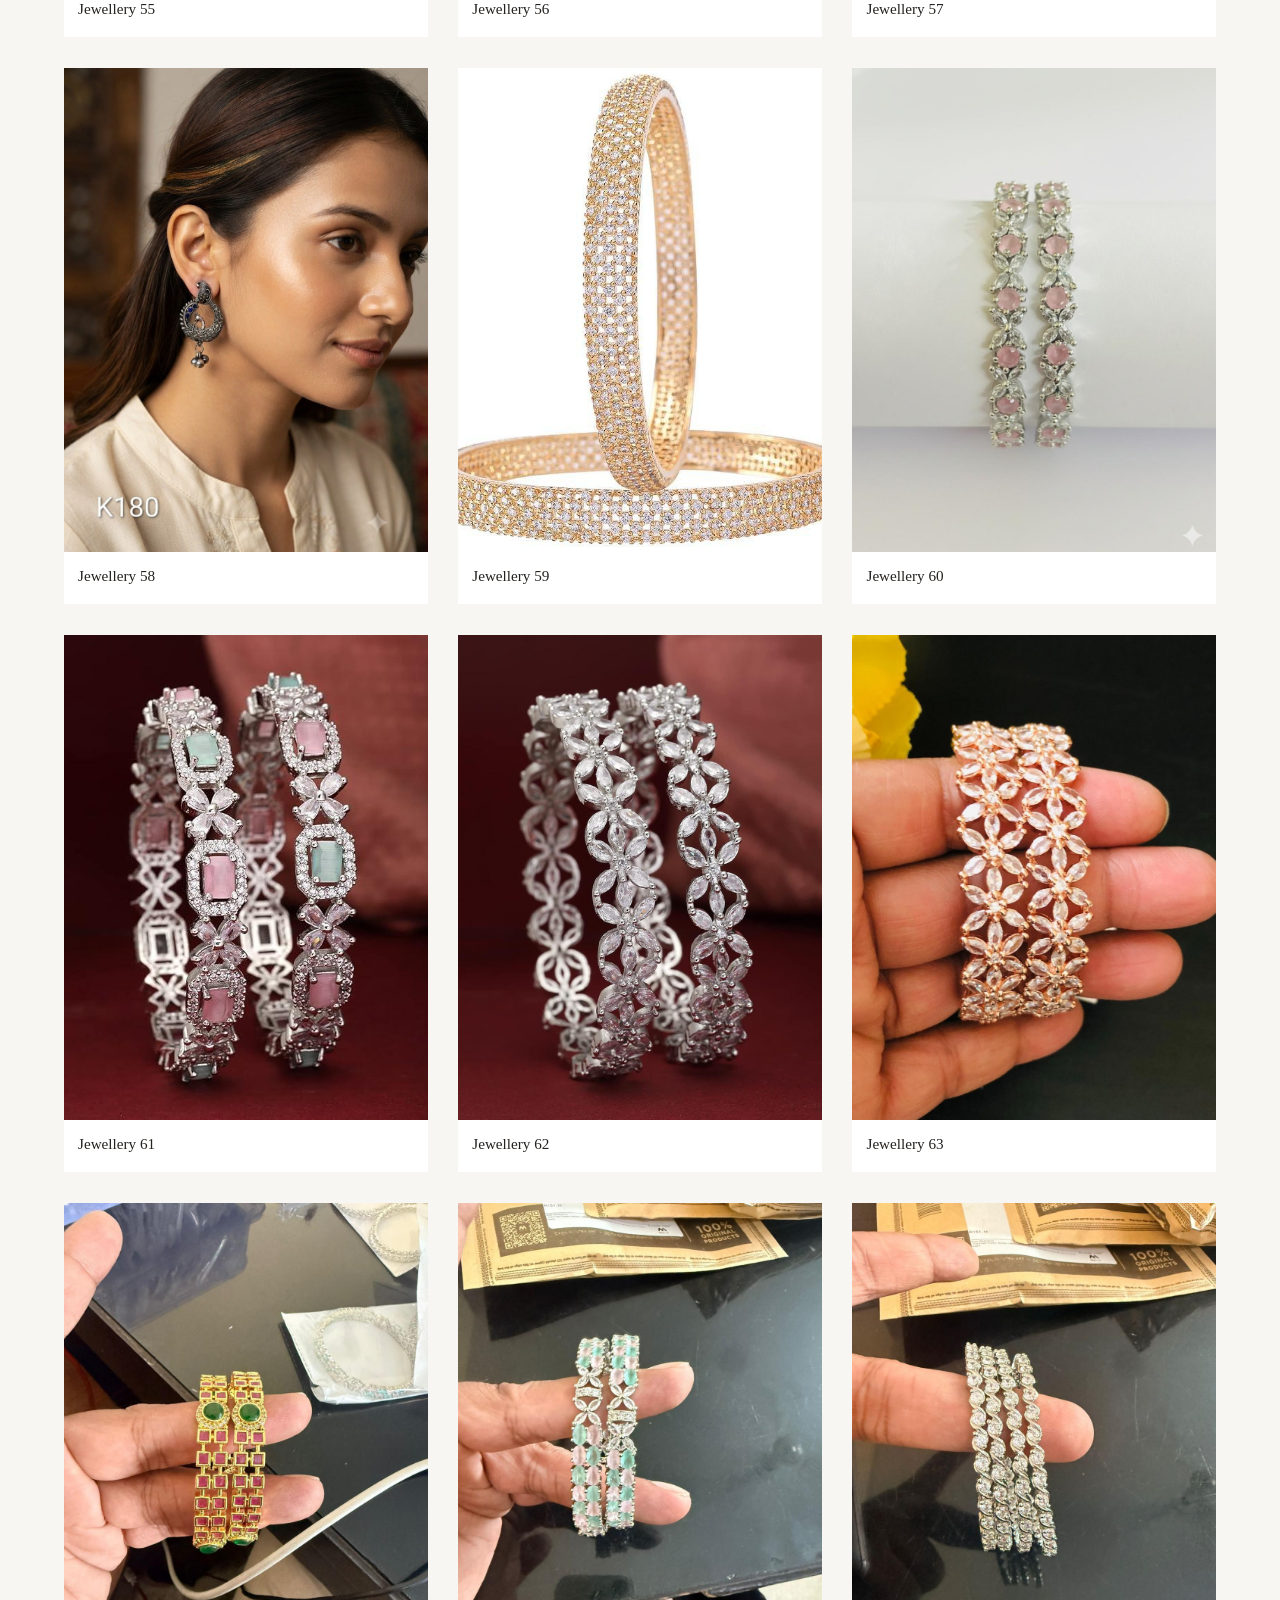
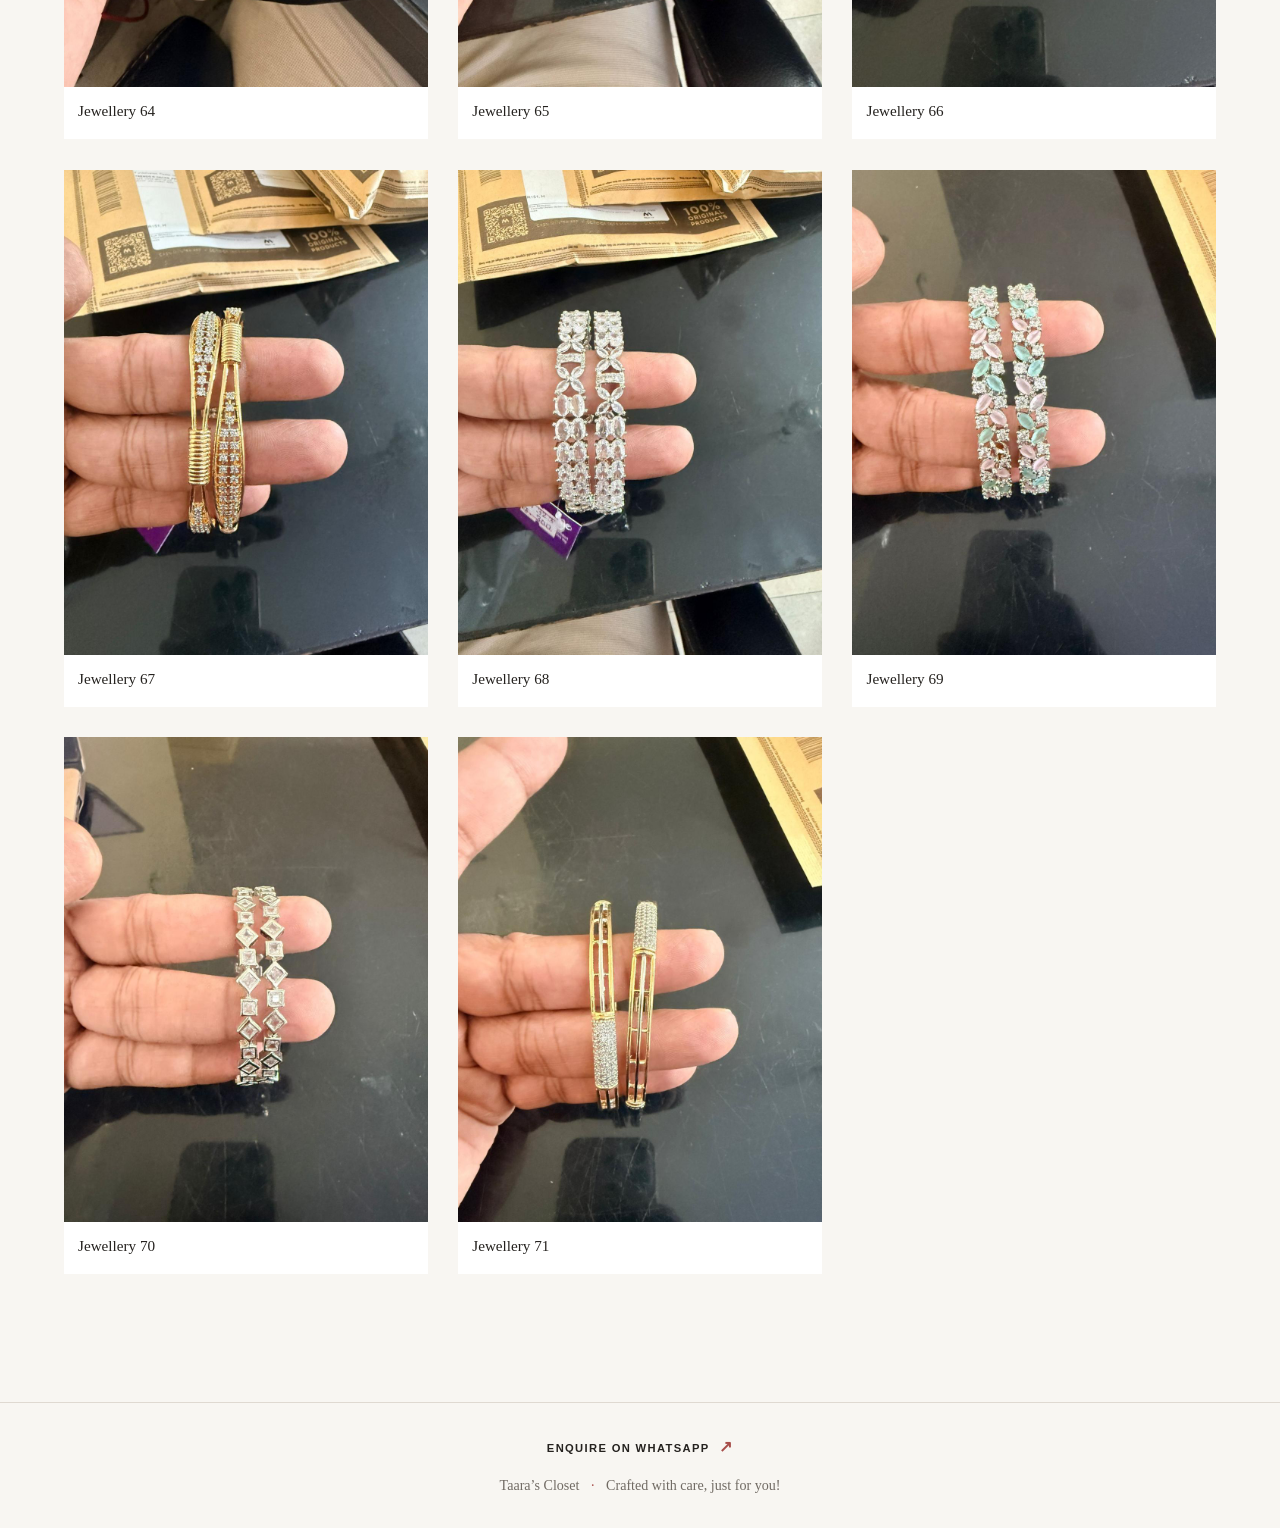
<file: jewellery.html>
<!DOCTYPE html>
<html lang="en">
<head><meta charset="UTF-8"><meta name="viewport" content="width=device-width, initial-scale=1.0"><meta name="description" content="Browse jewellery at Taara's Closet."><title>Jewellery | Taara&rsquo;s Closet</title><link rel="stylesheet" href="css/style.css"></head>
<body>
    <header class="site-header"><a class="brand" href="index.html">Taara&rsquo;s <span>Closet</span></a><nav aria-label="Primary navigation"><a href="collection.html">Apparel</a><a class="active" href="jewellery.html" aria-current="page">Jewellery</a></nav></header>
    <main><section class="page-heading"><p class="eyebrow">The jewellery edit</p><h1>Finishing touches, chosen beautifully.</h1><p>Explore earrings and statement pieces to complement your favourite looks.</p></section><section class="gallery jewellery-gallery" aria-label="Jewellery collection"></section></main>
    <footer><a class="whatsapp-link" href="https://wa.me/919310107705" target="_blank" rel="noopener noreferrer">Enquire on WhatsApp <span aria-hidden="true">&nearr;</span></a><p>Taara&rsquo;s Closet <span>&middot;</span> Crafted with care, just for you!</p></footer>
    <script>const gallery=document.querySelector('.gallery');for(let i=1;i<=71;i++){const n=String(i).padStart(2,'0');const card=document.createElement('article');card.className='gallery-item';card.innerHTML=`<img src="assets/jewellery/jewellery_${n}.jpg" alt="Jewellery piece ${n}" loading="lazy"><p>Jewellery ${n}</p>`;gallery.appendChild(card);}</script><script src="js/gallery-preview.js"></script>
</body>
</html>
</file>
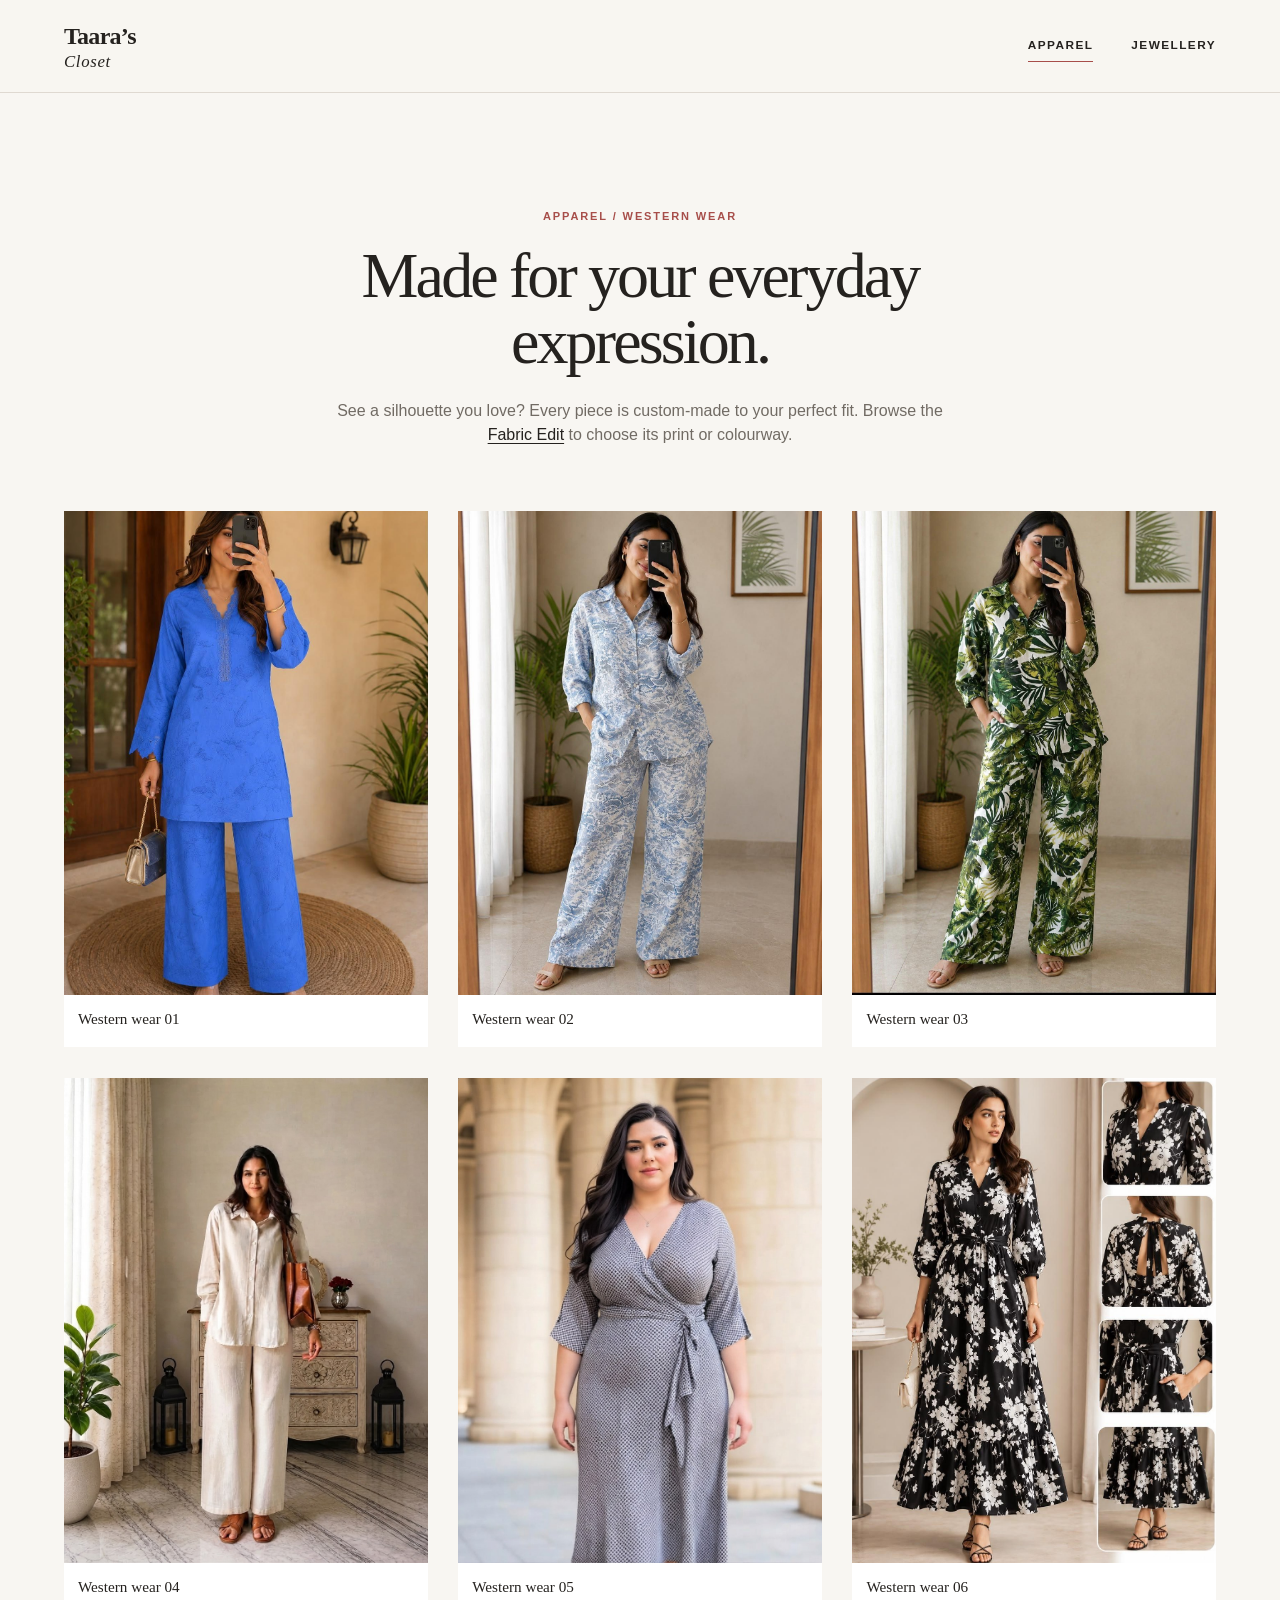
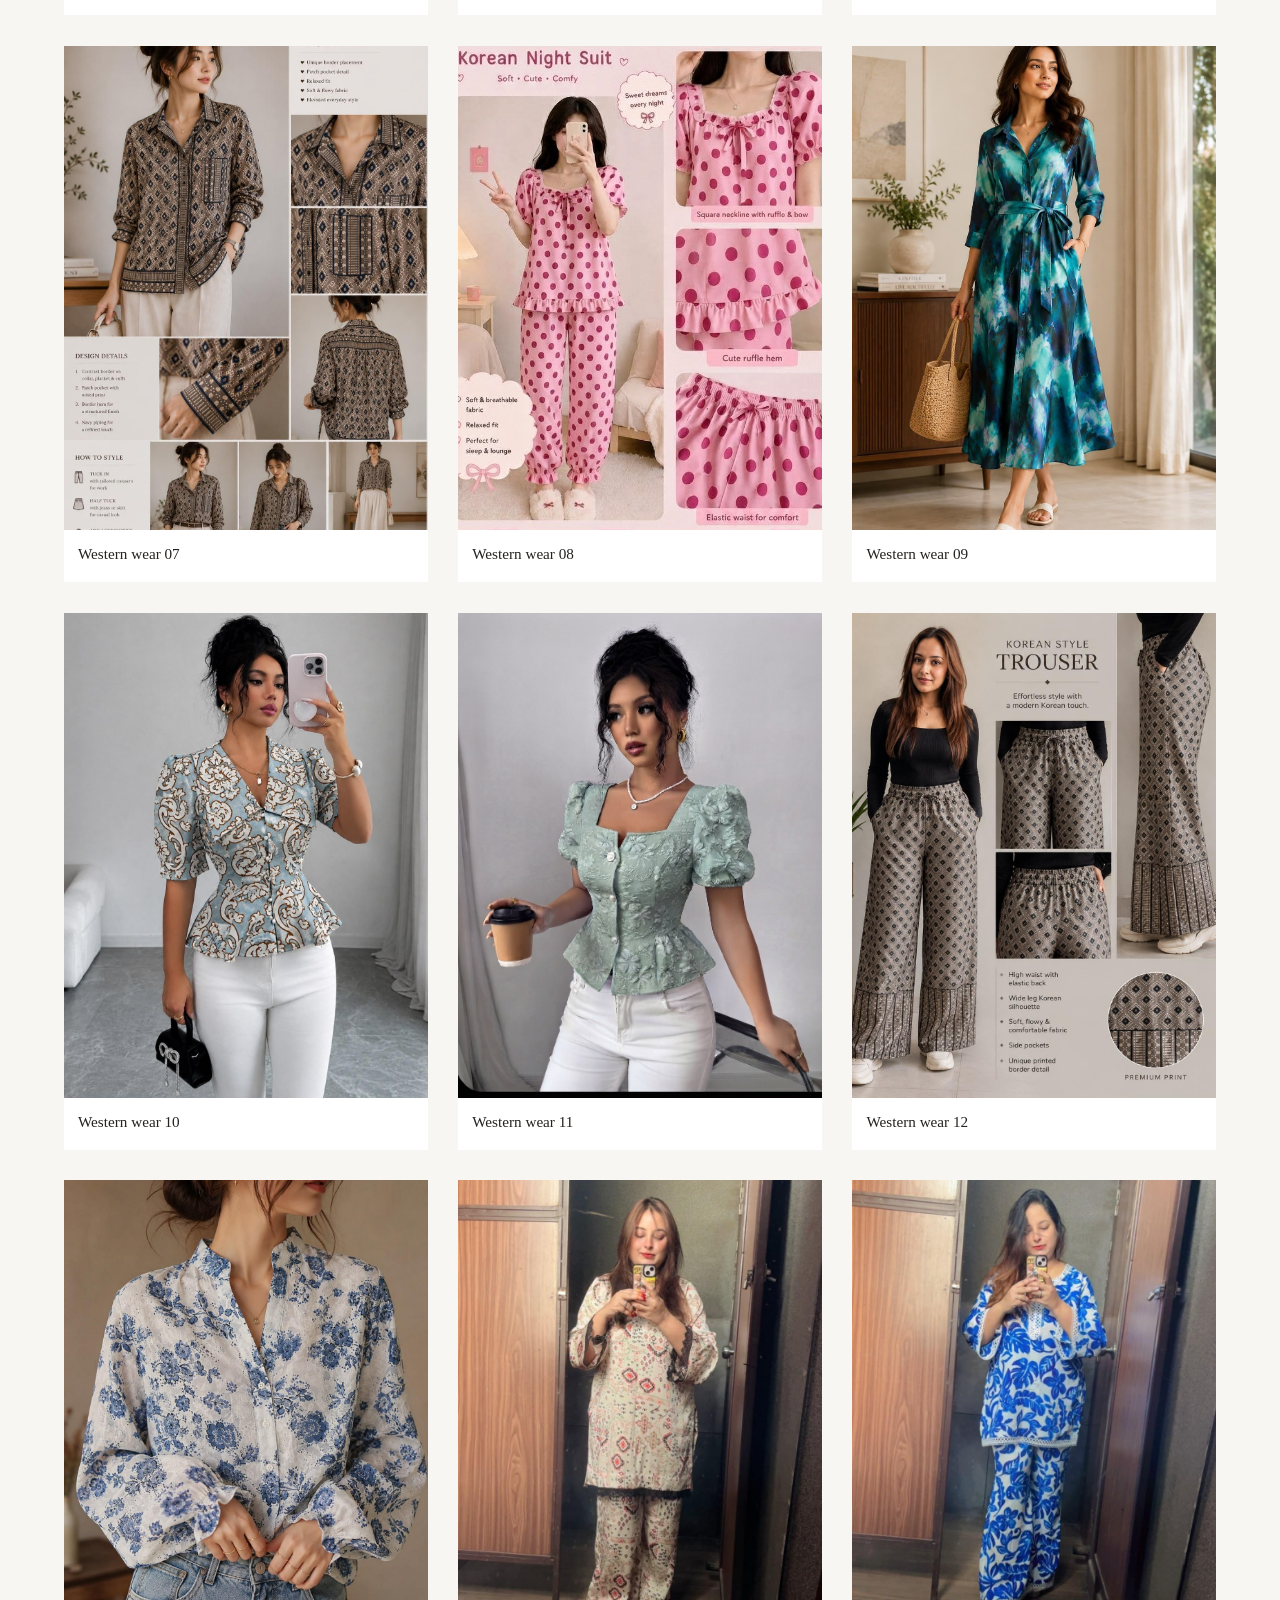
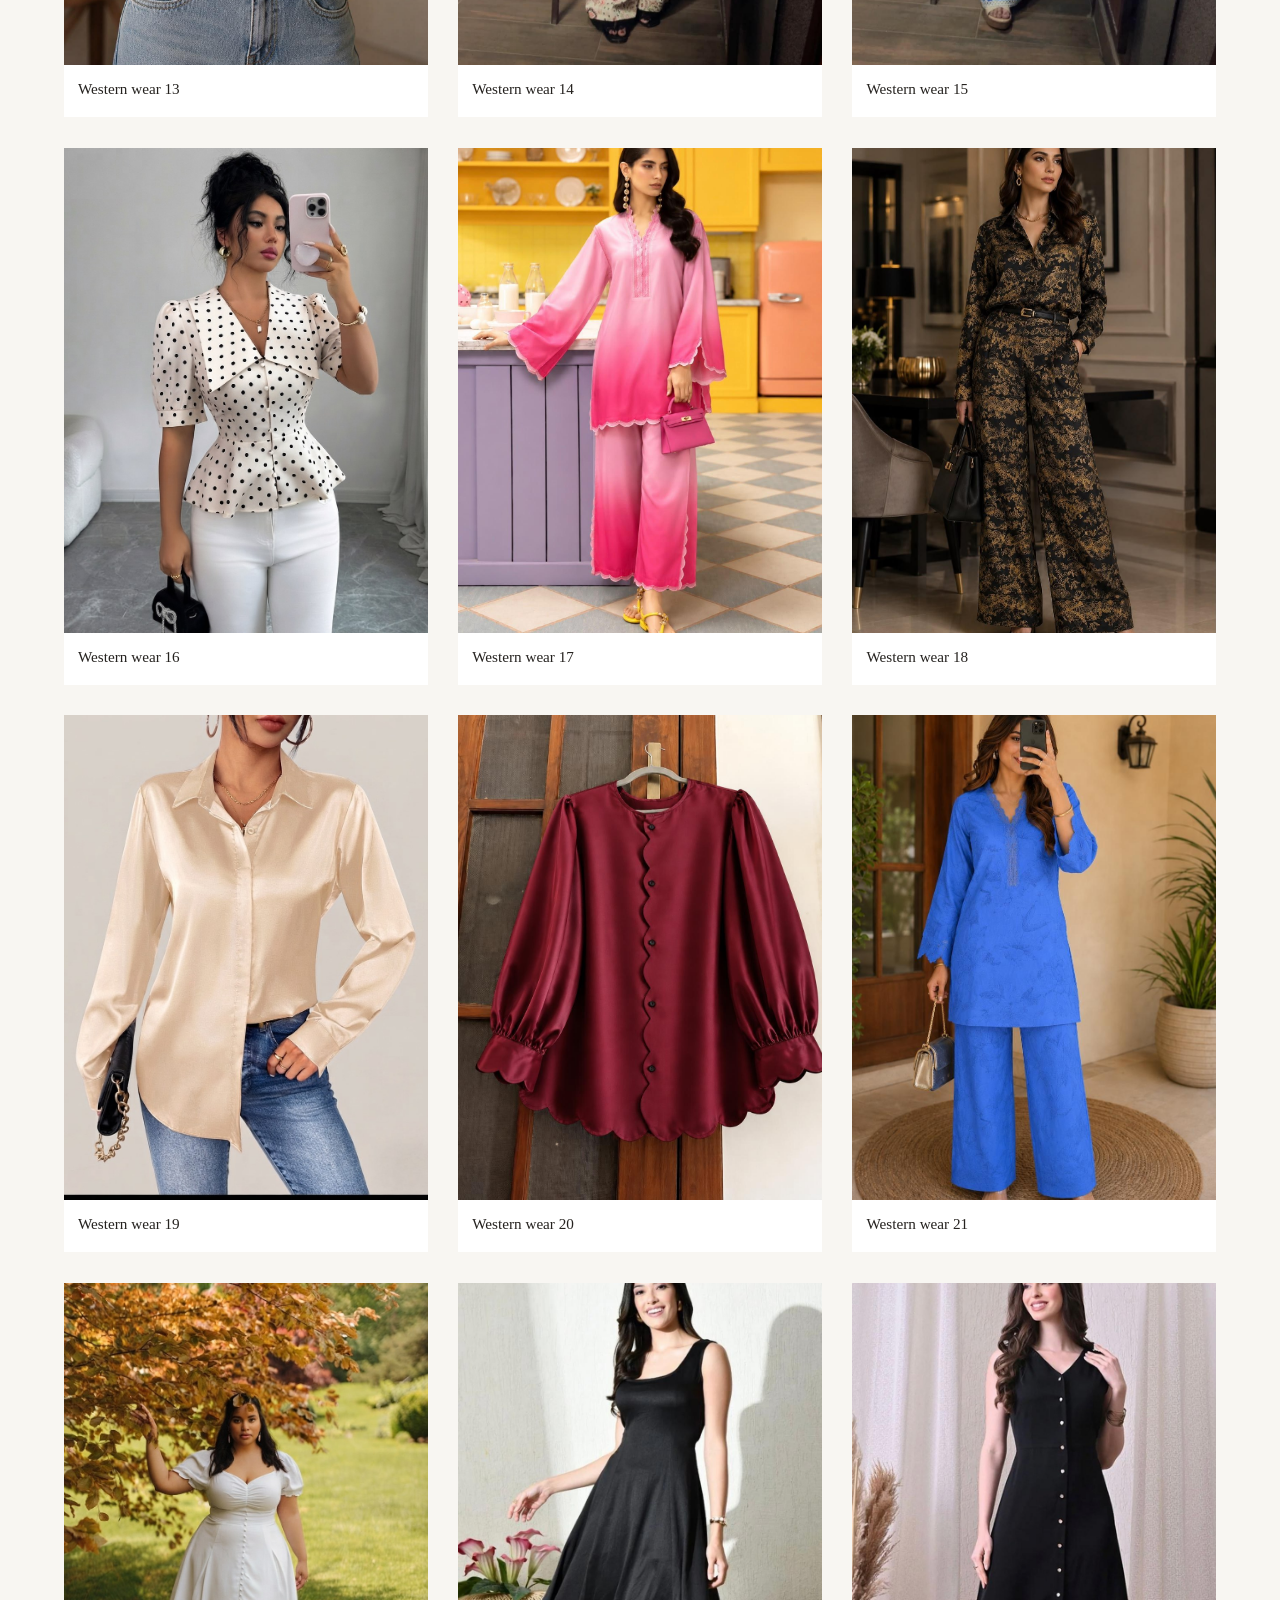
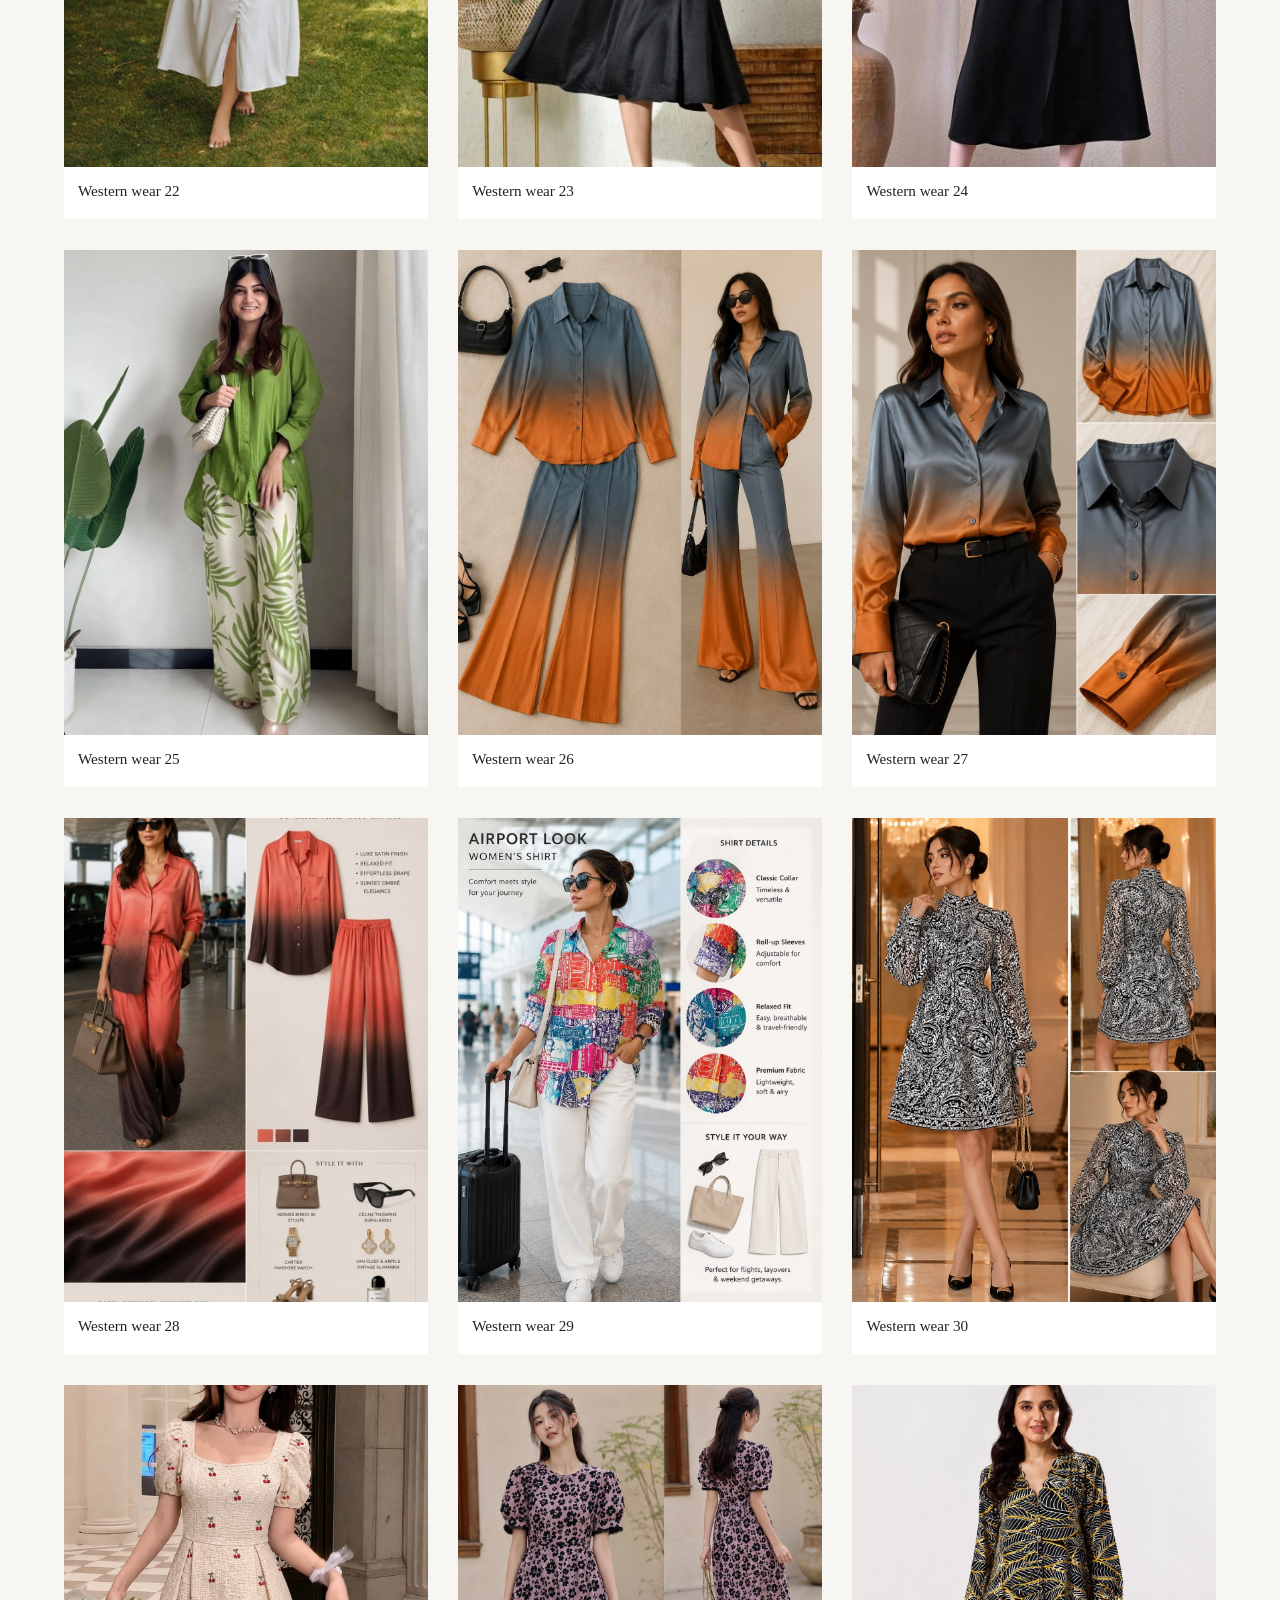
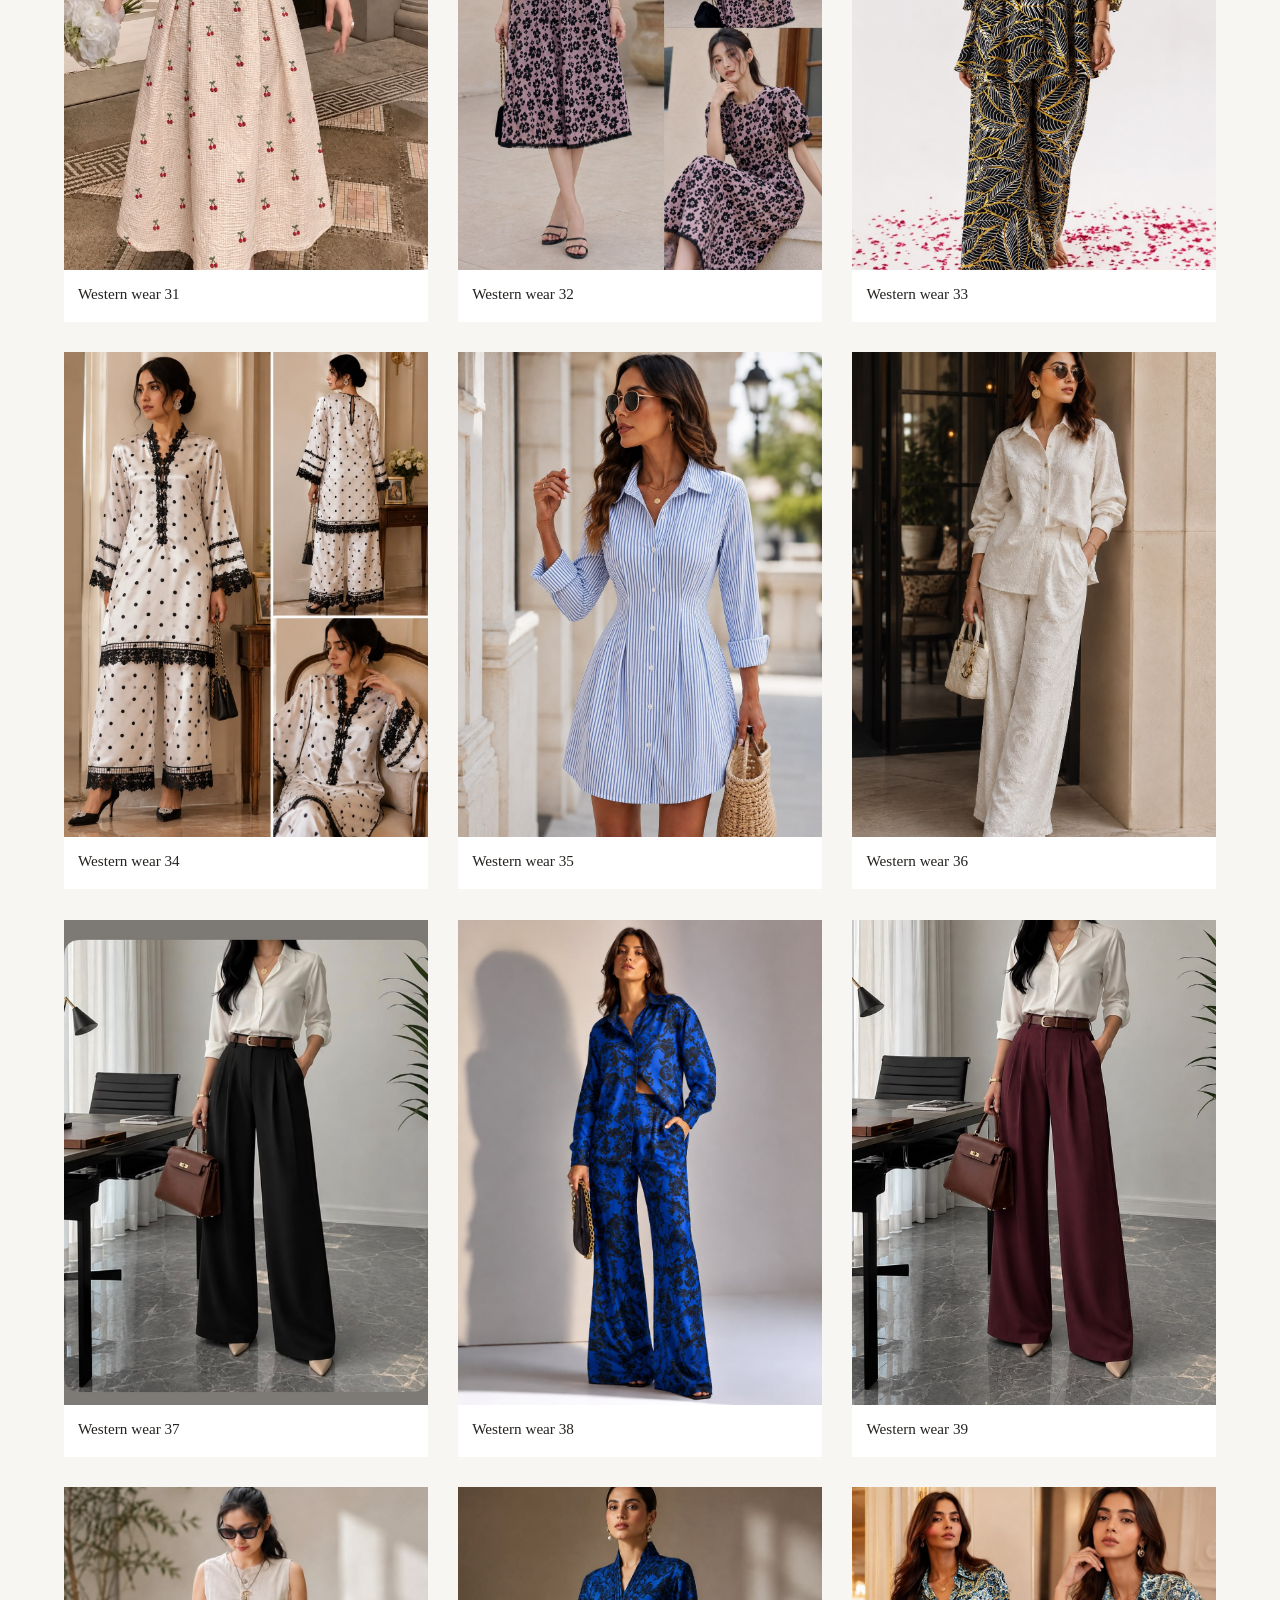
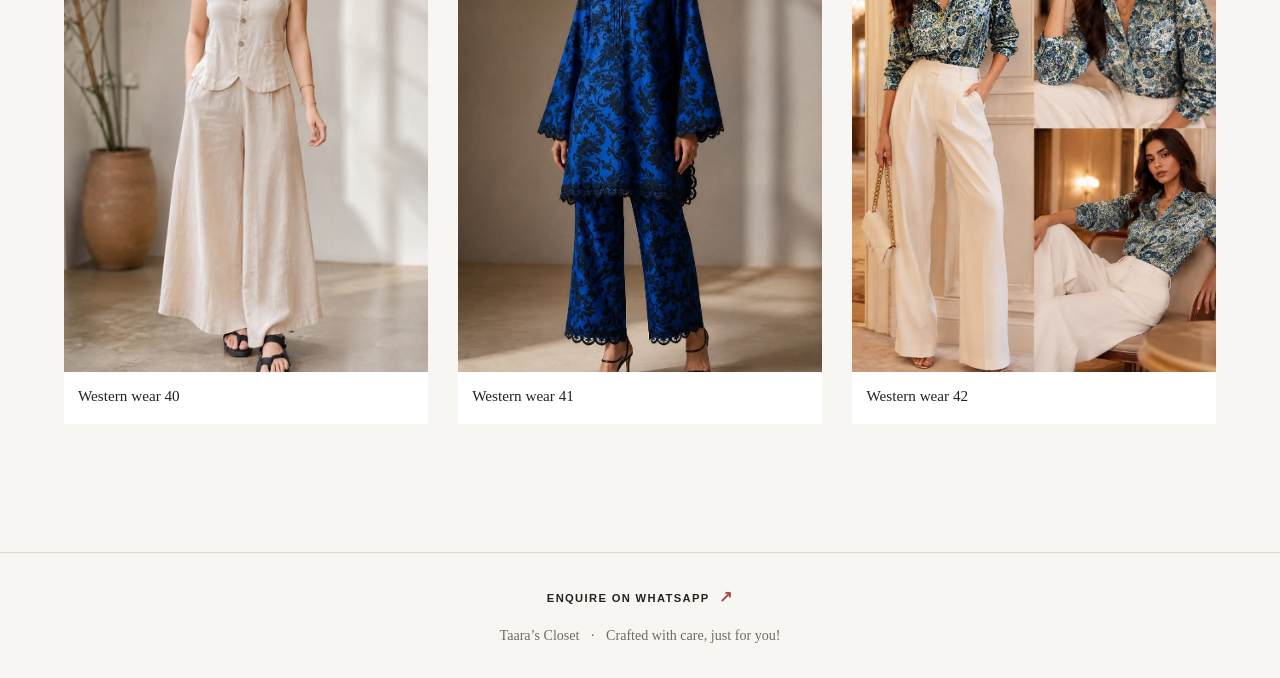
<file: western.html>
<!DOCTYPE html>
<html lang="en">
<head><meta charset="UTF-8"><meta name="viewport" content="width=device-width, initial-scale=1.0"><meta name="description" content="Browse western wear at Taara's Closet."><title>Western Wear | Taara&rsquo;s Closet</title><link rel="stylesheet" href="css/style.css"></head>
<body>
    <header class="site-header"><a class="brand" href="index.html">Taara&rsquo;s <span>Closet</span></a><nav aria-label="Primary navigation"><a class="active" href="collection.html">Apparel</a><a href="jewellery.html">Jewellery</a></nav></header>
    <main><section class="page-heading"><p class="eyebrow">Apparel / Western wear</p><h1>Made for your everyday expression.</h1><p>See a silhouette you love? Every piece is custom-made to your perfect fit. Browse the <a href="fabrics.html">Fabric Edit</a> to choose its print or colourway.</p></section><section class="gallery" aria-label="Western wear collection"></section></main>
    <footer><a class="whatsapp-link" href="https://wa.me/919310107705" target="_blank" rel="noopener noreferrer">Enquire on WhatsApp <span aria-hidden="true">&nearr;</span></a><p>Taara&rsquo;s Closet <span>&middot;</span> Crafted with care, just for you!</p></footer>
    <script>const gallery=document.querySelector('.gallery');for(let i=1;i<=42;i++){const n=String(i).padStart(2,'0');const card=document.createElement('article');card.className='gallery-item';card.innerHTML=`<img src="assets/apparel/western/western_${n}.jpg" alt="Western wear design ${n}" loading="lazy"><p>Western wear ${n}</p>`;gallery.appendChild(card);}</script><script src="js/gallery-preview.js"></script>
</body>
</html>
</file>
<file: css/style.css>
:root {
    --ink: #25221f;
    --muted: #716b64;
    --paper: #f8f6f2;
    --line: #dfd9d1;
    --accent: #a74e4a;
    --serif: Georgia, 'Times New Roman', serif;
}

* { box-sizing: border-box; }
html { scroll-behavior: smooth; }
body { margin: 0; background: var(--paper); color: var(--ink); font-family: Arial, Helvetica, sans-serif; line-height: 1.5; }
a { color: inherit; }
.site-header { min-height: 76px; display: flex; align-items: center; justify-content: space-between; gap: 24px; padding: 18px clamp(20px, 5vw, 72px); background: rgba(248, 246, 242, .96); border-bottom: 1px solid var(--line); }
.brand { font-family: var(--serif); font-size: clamp(1.2rem, 2vw, 1.5rem); font-weight: bold; letter-spacing: -.03em; text-decoration: none; }
.brand span { display: block; margin-top: -5px; font-size: .7em; font-style: italic; font-weight: normal; letter-spacing: .04em; }
nav { display: flex; align-items: center; gap: clamp(16px, 3vw, 38px); font-size: .74rem; font-weight: bold; letter-spacing: .12em; text-transform: uppercase; }
nav a { position: relative; text-decoration: none; }
nav a::after { content: ''; position: absolute; right: 0; bottom: -7px; left: 0; height: 1px; background: var(--accent); transform: scaleX(0); transition: transform .2s ease; }
nav a:hover::after, nav a.active::after { transform: scaleX(1); }
.hero { display: grid; grid-template-columns: minmax(0, 1fr) minmax(330px, .92fr); min-height: min(740px, calc(100vh - 76px)); background: #e9e2d8; }
.hero-copy { display: flex; flex-direction: column; justify-content: center; align-items: flex-start; padding: clamp(64px, 10vw, 150px) clamp(24px, 9vw, 145px); }
.eyebrow { margin: 0 0 18px; color: var(--accent); font-size: .69rem; font-weight: bold; letter-spacing: .17em; text-transform: uppercase; }
h1, h2 { margin: 0; font-family: var(--serif); font-weight: normal; letter-spacing: -.045em; line-height: 1.03; }
.hero h1 { max-width: 620px; font-size: clamp(3rem, 5.5vw, 5.5rem); }
.intro { max-width: 490px; margin: 26px 0 32px; color: var(--muted); font-size: 1.05rem; }
.hero-image { min-height: 440px; overflow: hidden; }
.hero-image img { width: 100%; height: 100%; object-fit: cover; object-position: center; display: block; }
.hero-actions { display: flex; flex-wrap: wrap; align-items: center; gap: 24px; }
.button { display: inline-block; padding: 14px 21px; font-size: .72rem; font-weight: bold; letter-spacing: .13em; text-decoration: none; text-transform: uppercase; transition: background .2s ease, color .2s ease; }
.button-dark { background: var(--ink); color: #fff; }.button-dark:hover { background: var(--accent); }
.text-link { font-size: .78rem; font-weight: bold; text-decoration: none; }.text-link span { margin-left: 4px; color: var(--accent); font-size: 1.1rem; }
.intro-section { max-width: 790px; margin: 0 auto; padding: clamp(70px, 10vw, 130px) 24px; text-align: center; }
.intro-section h2 { font-size: clamp(2.2rem, 4vw, 4rem); }.intro-section > p:last-child { max-width: 620px; margin: 24px auto 0; color: var(--muted); }
.page-heading { max-width: 720px; margin: 0 auto; padding: clamp(68px, 9vw, 124px) 24px clamp(40px, 5vw, 70px); text-align: center; }
.page-heading h1 { font-size: clamp(2.7rem, 5vw, 5rem); }.page-heading > p:last-child { max-width: 610px; margin: 24px auto 0; color: var(--muted); }.page-heading a { color: var(--ink); text-underline-offset: 3px; }
.category-grid { display: grid; grid-template-columns: repeat(2, minmax(0, 1fr)); gap: clamp(16px, 3vw, 36px); max-width: 1120px; margin: 0 auto; padding: 0 clamp(16px, 5vw, 72px) clamp(76px, 10vw, 140px); }.category-card { position: relative; display: block; min-height: 500px; overflow: hidden; background: var(--ink); color: #fff; text-decoration: none; }.category-card img { width: 100%; height: 100%; position: absolute; inset: 0; object-fit: cover; transition: transform .45s ease; }.category-card::after { content: ''; position: absolute; inset: 0; background: linear-gradient(transparent 40%, rgba(0,0,0,.7)); }.category-card:hover img { transform: scale(1.035); }.category-card span { position: absolute; z-index: 1; right: 25px; bottom: 23px; left: 25px; font-family: var(--serif); font-size: clamp(1.8rem, 3vw, 2.7rem); line-height: 1.05; }.category-card small, .category-card b { display: block; font-family: Arial, Helvetica, sans-serif; font-size: .67rem; font-weight: bold; letter-spacing: .14em; text-transform: uppercase; }.category-card small { margin-bottom: 8px; opacity: .8; }.category-card b { margin-top: 14px; color: #fff; }
.gallery { display: grid; grid-template-columns: repeat(3, minmax(0, 1fr)); gap: clamp(14px, 2.4vw, 32px); max-width: 1440px; margin: 0 auto; padding: 0 clamp(16px, 5vw, 72px) clamp(76px, 10vw, 140px); }
.gallery-item { margin: 0; overflow: hidden; background: #fff; }.gallery-item img { display: block; width: 100%; aspect-ratio: 3 / 4; object-fit: cover; transition: transform .45s ease; }.gallery-item:hover img { transform: scale(1.025); }.gallery-item p { min-height: 52px; margin: 0; padding: 13px 14px; font-family: var(--serif); font-size: .95rem; }
.fabric-heading { padding-bottom: 38px; }.fabric-grid { display: grid; grid-template-columns: repeat(auto-fill, minmax(140px, 1fr)); gap: 20px; max-width: 1440px; margin: 0 auto; padding: 0 clamp(16px, 5vw, 72px) clamp(76px, 10vw, 140px); }.fabric-card { margin: 0; background: #fff; border: 1px solid var(--line); }.fabric-card img { display: block; width: 100%; aspect-ratio: 3 / 4; object-fit: cover; }.fabric-card p { margin: 0; padding: 9px 11px; color: var(--muted); font-size: .67rem; font-weight: bold; letter-spacing: .09em; text-transform: uppercase; }
footer { padding: 32px 24px; border-top: 1px solid var(--line); color: var(--muted); font-family: var(--serif); font-size: .88rem; text-align: center; } footer p { margin: 16px 0 0; } footer p span { padding: 0 8px; color: var(--accent); }.whatsapp-link { display: inline-block; color: var(--ink); font-family: Arial, Helvetica, sans-serif; font-size: .7rem; font-weight: bold; letter-spacing: .12em; text-decoration: none; text-transform: uppercase; }.whatsapp-link span { padding-left: 5px; color: var(--accent); font-size: 1rem; }.whatsapp-link:hover { color: var(--accent); }
.gallery-item img, .fabric-card img { cursor: zoom-in; }.image-preview { width: min(94vw, 900px); max-width: none; max-height: 92vh; padding: 0; overflow: visible; background: transparent; border: 0; }.image-preview::backdrop { background: rgba(20, 18, 16, .82); }.image-preview img { display: block; max-width: 100%; max-height: 90vh; margin: 0 auto; }.image-preview-close { position: fixed; top: 18px; right: 18px; width: 44px; height: 44px; padding: 0; background: #fff; border: 0; border-radius: 50%; color: var(--ink); cursor: pointer; font-size: 2rem; line-height: 1; }
@media (max-width: 700px) { .site-header { min-height: 68px; padding: 14px 20px; }.hero { grid-template-columns: 1fr; }.hero-copy { padding: 68px 24px 60px; }.hero-image { min-height: 480px; order: -1; }.hero h1 { font-size: clamp(2.85rem, 13vw, 4.3rem); }.category-grid { grid-template-columns: 1fr; }.category-card { min-height: 430px; }.gallery { grid-template-columns: repeat(2, minmax(0, 1fr)); gap: 13px; }.gallery-item p { min-height: 64px; padding: 10px; font-size: .84rem; }.fabric-grid { grid-template-columns: repeat(2, minmax(0, 1fr)); gap: 12px; } }
@media (max-width: 380px) { nav { gap: 13px; font-size: .66rem; } }
</file>
